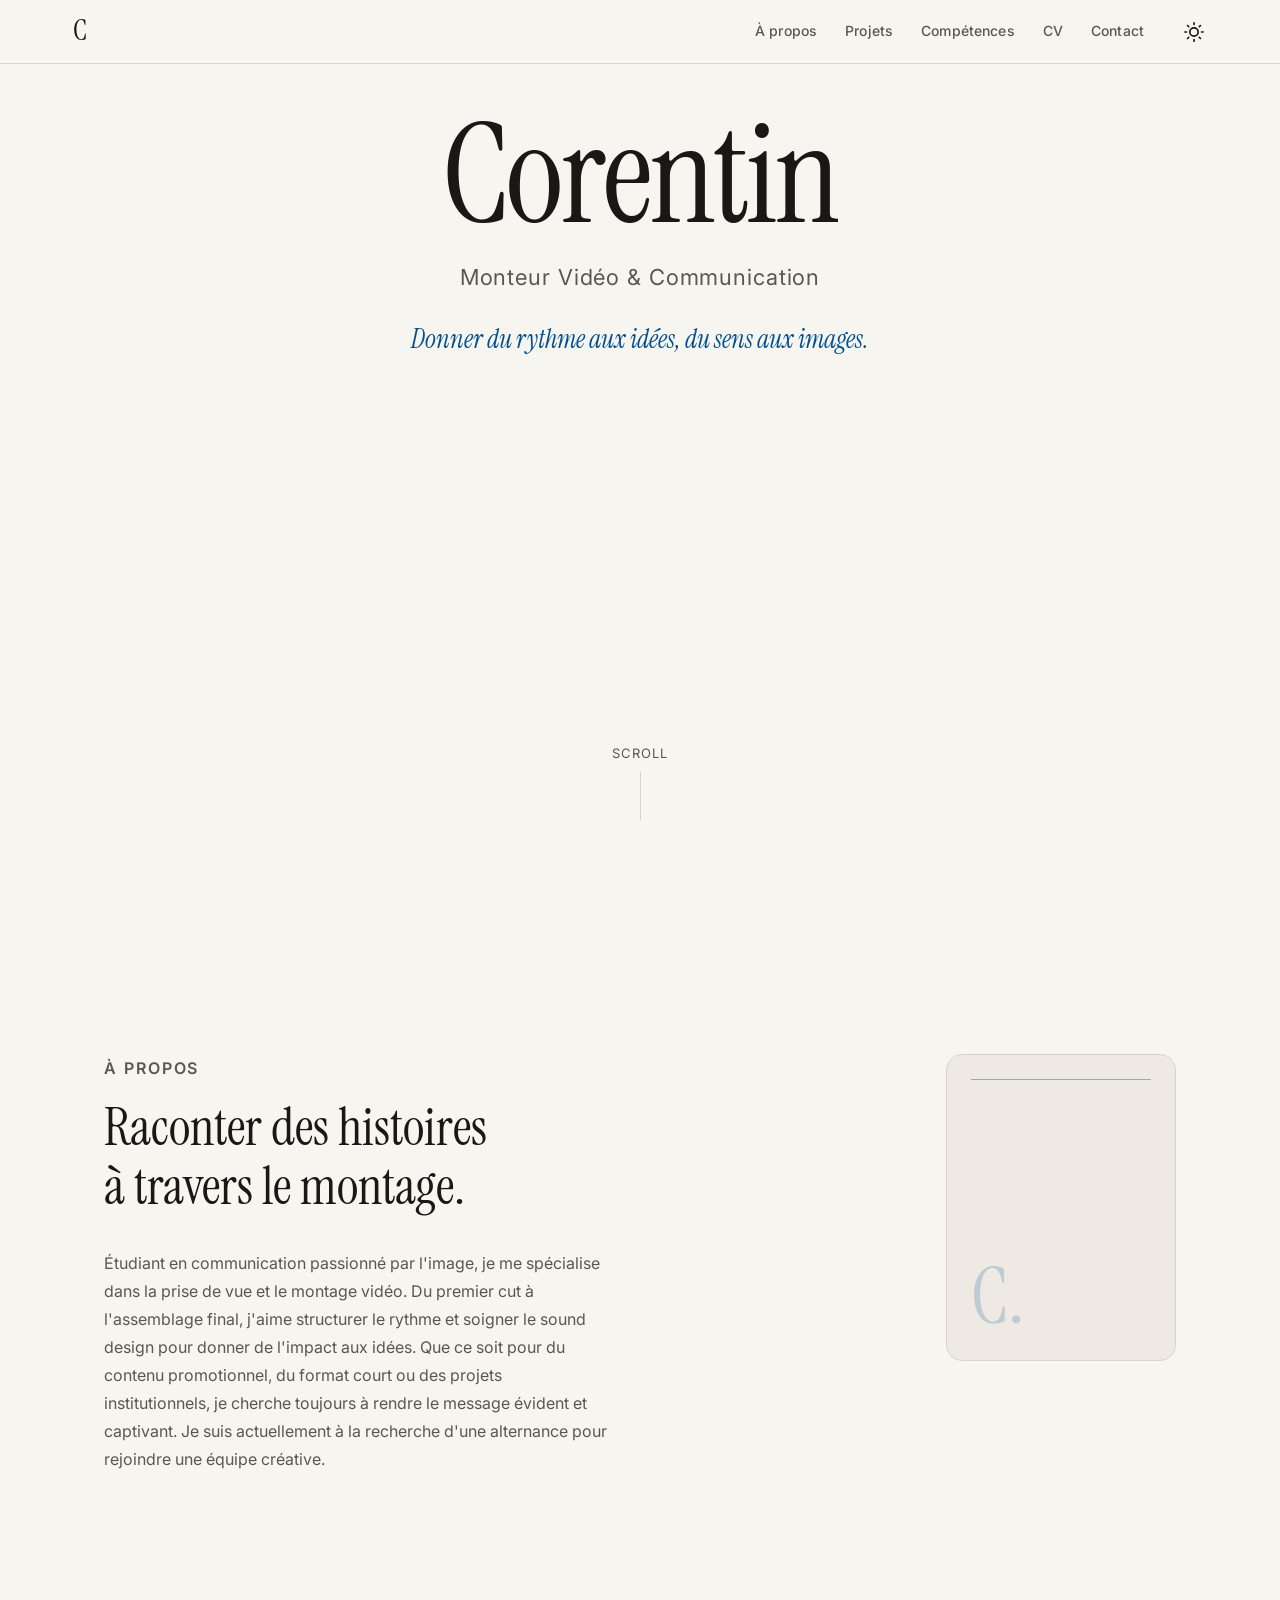
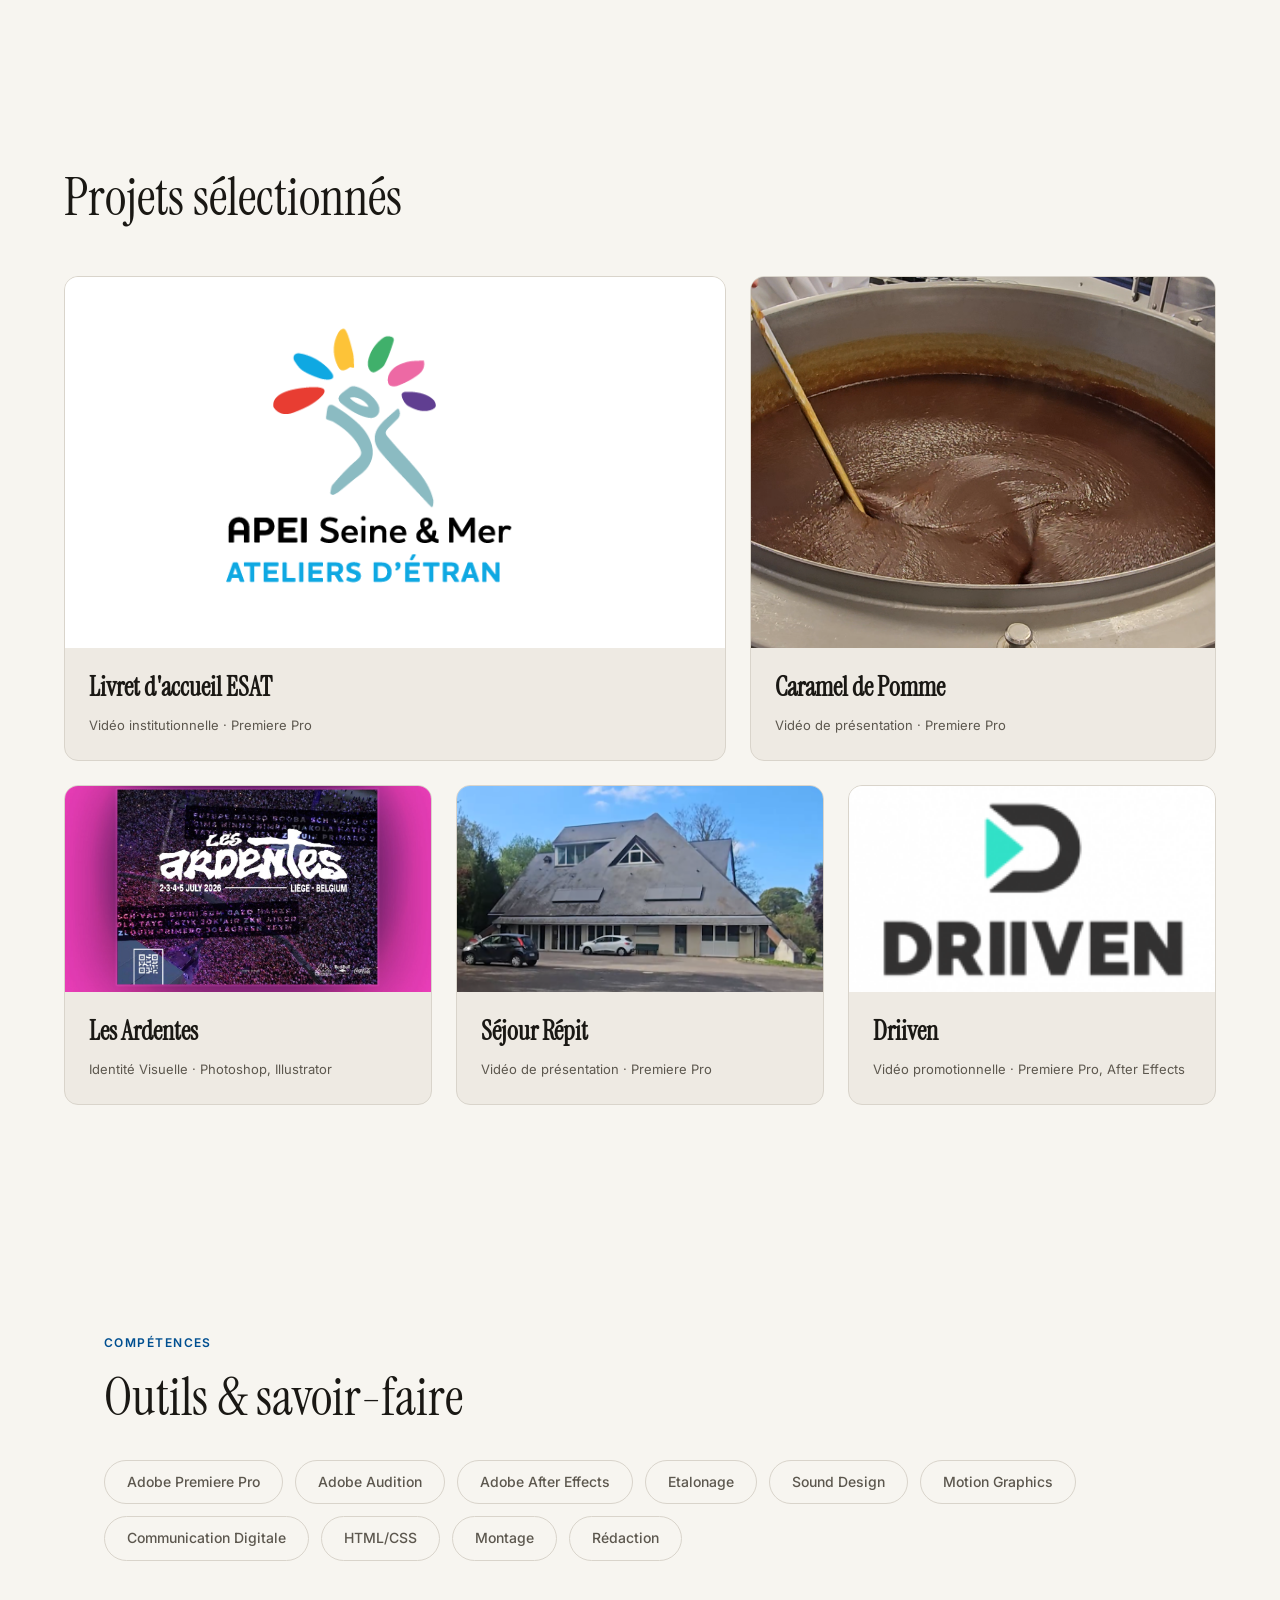
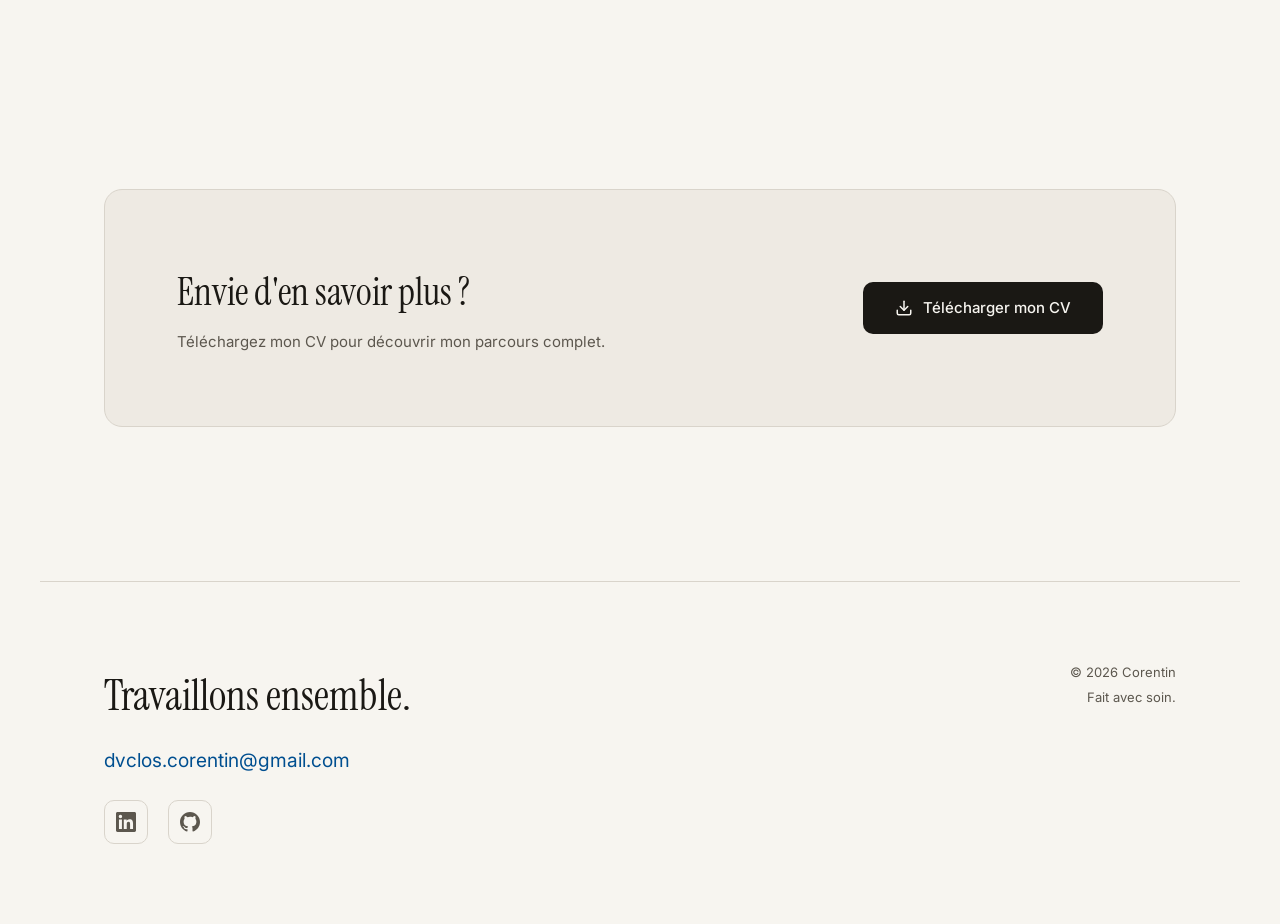
<file: index.html>
<!DOCTYPE html>
<html lang="fr">
<head>
  <meta charset="UTF-8">
  <meta name="viewport" content="width=device-width, initial-scale=1.0">
  <title>Corentin — Monteur Vidéo & Communication</title>
  <meta name="description" content="Portfolio de Corentin, monteur vidéo et étudiant en communication à la recherche d'une alternance. Montage, color grading, post-production audio.">
  <link rel="stylesheet" href="style.css">
  <link rel="icon" href="data:image/svg+xml,<svg xmlns='http://www.w3.org/2000/svg' viewBox='0 0 100 100'><text y='.9em' font-size='90'>C</text></svg>">
</head>
<body>

  <!-- ===== NAV ===== -->
  <nav class="nav" role="navigation" aria-label="Navigation principale">
    <a href="#" class="nav__logo" aria-label="Corentin — Accueil">
      <svg viewBox="0 0 100 100" xmlns="http://www.w3.org/2000/svg" aria-hidden="true">
        <text y="0.85em" x="50%" text-anchor="middle" font-size="90" font-family="var(--font-display)" fill="currentColor">C</text>
      </svg>
    </a>

    <button id="nav-burger" class="nav__burger" aria-label="Menu" aria-expanded="false" aria-controls="nav-links">
      <span></span><span></span><span></span>
    </button>

    <div id="nav-links" class="nav__links">
      <a href="#a-propos" class="nav__link">À propos</a>
      <a href="#projets" class="nav__link">Projets</a>
      <a href="#competences" class="nav__link">Compétences</a>
      <a href="#cv" class="nav__link">CV</a>
      <a href="#contact" class="nav__link">Contact</a>
      <button id="theme-toggle" class="theme-toggle" aria-label="Changer le thème">
        <svg class="icon-sun" viewBox="0 0 24 24" fill="none" stroke="currentColor" stroke-width="2" stroke-linecap="round"><circle cx="12" cy="12" r="5"/><line x1="12" y1="1" x2="12" y2="3"/><line x1="12" y1="21" x2="12" y2="23"/><line x1="4.22" y1="4.22" x2="5.64" y2="5.64"/><line x1="18.36" y1="18.36" x2="19.78" y2="19.78"/><line x1="1" y1="12" x2="3" y2="12"/><line x1="21" y1="12" x2="23" y2="12"/><line x1="4.22" y1="19.78" x2="5.64" y2="18.36"/><line x1="18.36" y1="5.64" x2="19.78" y2="4.22"/></svg>
        <svg class="icon-moon" viewBox="0 0 24 24" fill="none" stroke="currentColor" stroke-width="2" stroke-linecap="round"><path d="M21 12.79A9 9 0 1111.21 3 7 7 0 0021 12.79z"/></svg>
      </button>
    </div>
  </nav>

  <main>
    <!-- ===== HERO ===== -->
    <section class="hero" id="hero">
      <h1 class="hero__name">Corentin</h1>
      <p class="hero__title">Monteur Vidéo & Communication</p>
      <p class="hero__tagline">Donner du rythme aux idées, du sens aux images.</p>
      <div class="hero__scroll" aria-hidden="true">
        <span>Scroll</span>
        <div class="hero__scroll-line"></div>
      </div>
    </section>

    <!-- ===== À PROPOS ===== -->
    <section class="section about" id="a-propos">
      <div class="about__content">
        <div class="about__text reveal">
          <p class="section__label">À propos</p>
          <h2 class="section__heading">Raconter des histoires<br>à travers le montage.</h2>
          <p>Étudiant en communication passionné par l'image, je me spécialise dans la prise de vue et le montage vidéo. Du premier cut à l'assemblage final, j'aime structurer le rythme et soigner le sound design pour donner de l'impact aux idées. Que ce soit pour du contenu promotionnel, du format court ou des projets institutionnels, je cherche toujours à rendre le message évident et captivant. Je suis actuellement à la recherche d'une alternance pour rejoindre une équipe créative.</p>
        </div>
        <div class="about__visual reveal">
          <div class="about__accent-block">
            <span>C.</span>
          </div>
        </div>
      </div>
    </section>

    <!-- ===== PROJETS ===== -->
    <section class="section section--wide projects" id="projets">
      <p class="section__label reveal">Réalisations</p>
      <h2 class="section__heading reveal">Projets sélectionnés</h2>

      <div class="projects__grid">
        <!-- Card 1 — Large -->
        <a href="projects/livret-accueil.html" class="project-card reveal">
          <div class="project-card__img-wrap">
            <img src="assets/project-atelieretran.png" alt="Vidéo de présentation du Livret d'accueil — ESAT Les Ateliers d'ETran" width="800" height="450" loading="lazy" style="object-fit: contain; padding: 24px; background: #ffffff;">
            <div class="project-card__overlay">
              <p>Conception et réalisation d'une version vidéo accessible (FALC) du livret d'accueil pour les nouveaux travailleurs de l'ESAT Les Ateliers d'ETran.</p>
            </div>
          </div>
          <div class="project-card__body">
            <h3 class="project-card__title">Livret d'accueil ESAT</h3>
            <p class="project-card__meta">Vidéo institutionnelle · Premiere Pro</p>
          </div>
        </a>

        <!-- Card 2 -->
        <a href="projects/caramel-pomme.html" class="project-card reveal">
          <div class="project-card__img-wrap">
            <img src="assets/project-caramel.png" alt="Image de la vidéo Caramel de Pomme Dieppois" width="800" height="450" loading="lazy">
            <div class="project-card__overlay">
              <p>Vidéo promotionnelle réalisée pour les Ateliers d'Etran afin de valoriser le savoir-faire artisanal de la fabrication du Caramel de Pomme Dieppois.</p>
            </div>
          </div>
          <div class="project-card__body">
            <h3 class="project-card__title">Caramel de Pomme</h3>
            <p class="project-card__meta">Vidéo de présentation · Premiere Pro</p>
          </div>
        </a>

        <!-- Card 3 -->
        <a href="projects/les-ardentes.html" class="project-card reveal">
          <div class="project-card__img-wrap">
            <img src="assets/project-ardentes-affiche.jpg" alt="Image de la campagne Les Ardentes 2026" width="800" height="450" loading="lazy">
            <div class="project-card__overlay">
              <p>Campagne de communication fictive pour l'édition 2026 du festival de musique Les Ardentes. Conception de l'affiche, du ticket physique premium et de l'invitation exclusive.</p>
            </div>
          </div>
          <div class="project-card__body">
            <h3 class="project-card__title">Les Ardentes</h3>
            <p class="project-card__meta">Identité Visuelle · Photoshop, Illustrator</p>
          </div>
        </a>

        <!-- Card 4 -->
        

        <a href="projects/sejour-repit.html" class="project-card reveal">
          <div class="project-card__img-wrap">
            <img src="assets/project-repit.png" alt="Image de la vidéo de présentation Séjour Répit" width="800" height="450" loading="lazy">
            <div class="project-card__overlay">
              <p>Vidéo de présentation réalisée pour l'APEI Seine et Mer afin de promouvoir le programme du Séjour Répit auprès des familles et du secteur sanitaire dieppois.</p>
            </div>
          </div>
          <div class="project-card__body">
            <h3 class="project-card__title">Séjour Répit</h3>
            <p class="project-card__meta">Vidéo de présentation · Premiere Pro</p>
          </div>
        </a>

        <!-- Card 5 -->
        <a href="projects/driiven.html" class="project-card reveal">
          <div class="project-card__img-wrap">
            <img src="assets/project-driiven-v2.png" alt="Vidéo de présentation Driiven" width="800" height="450" loading="lazy">
            <div class="project-card__overlay">
              <p>Vidéo promotionnelle B2B présentant l'outil de capture vidéo des erreurs de conduite Driiven auprès des auto-écoles.</p>
            </div>
          </div>
          <div class="project-card__body">
            <h3 class="project-card__title">Driiven</h3>
            <p class="project-card__meta">Vidéo promotionnelle · Premiere Pro, After Effects</p>
          </div>
        </a>
      </div>

    </section>

    <!-- ===== COMPÉTENCES ===== -->
    <section class="section skills" id="competences">
      <p class="section__label reveal">Compétences</p>
      <h2 class="section__heading reveal">Outils & savoir-faire</h2>
      <div class="skills__list reveal">
        <span class="skill-pill">Adobe Premiere Pro</span>
        <span class="skill-pill">Adobe Audition</span>
        <span class="skill-pill">Adobe After Effects</span>
        <span class="skill-pill">Etalonage</span>
        <span class="skill-pill">Sound Design</span>
        <span class="skill-pill">Motion Graphics</span>
        <span class="skill-pill">Communication Digitale</span>
        <span class="skill-pill">HTML/CSS</span>
        <span class="skill-pill">Montage</span>
        <span class="skill-pill">Rédaction</span>
      </div>
    </section>

    <!-- ===== CV ===== -->
    <section class="section cv" id="cv">
      <div class="cv__inner reveal">
        <div class="cv__text">
          <h3>Envie d'en savoir plus ?</h3>
          <p>Téléchargez mon CV pour découvrir mon parcours complet.</p>
        </div>
        <a href="assets/Corentin.pdf" download class="cv__btn" aria-label="Télécharger le CV de Corentin au format PDF">
          <svg viewBox="0 0 24 24" fill="none" stroke="currentColor" stroke-width="2" stroke-linecap="round" stroke-linejoin="round"><path d="M21 15v4a2 2 0 01-2 2H5a2 2 0 01-2-2v-4"/><polyline points="7 10 12 15 17 10"/><line x1="12" y1="15" x2="12" y2="3"/></svg>
          Télécharger mon CV
        </a>
      </div>
    </section>
  </main>

  <!-- ===== FOOTER / CONTACT ===== -->
  <footer class="footer" id="contact">
    <div class="footer__inner">
      <div class="footer__left reveal">
        <h2>Travaillons ensemble.</h2>
        <a href="mailto:dvclos.corentin@gmail.com" class="footer__email">dvclos.corentin@gmail.com</a>
        <div class="footer__links">
          <a href="https://www.linkedin.com/in/corentin-duclos/" target="_blank" rel="noopener noreferrer" class="footer__link" aria-label="LinkedIn de Corentin">
            <svg viewBox="0 0 24 24" fill="currentColor"><path d="M20.447 20.452h-3.554v-5.569c0-1.328-.027-3.037-1.852-3.037-1.853 0-2.136 1.445-2.136 2.939v5.667H9.351V9h3.414v1.561h.046c.477-.9 1.637-1.85 3.37-1.85 3.601 0 4.267 2.37 4.267 5.455v6.286zM5.337 7.433a2.062 2.062 0 01-2.063-2.065 2.064 2.064 0 112.063 2.065zm1.782 13.019H3.555V9h3.564v11.452zM22.225 0H1.771C.792 0 0 .774 0 1.729v20.542C0 23.227.792 24 1.771 24h20.451C23.2 24 24 23.227 24 22.271V1.729C24 .774 23.2 0 22.222 0h.003z"/></svg>
          </a>
          <a href="https://github.com/DuclosCorentin" target="_blank" rel="noopener noreferrer" class="footer__link" aria-label="GitHub de Corentin">
            <svg viewBox="0 0 24 24" fill="currentColor"><path d="M12 0C5.374 0 0 5.373 0 12c0 5.302 3.438 9.8 8.207 11.387.599.111.793-.261.793-.577v-2.234c-3.338.726-4.033-1.416-4.033-1.416-.546-1.387-1.333-1.756-1.333-1.756-1.089-.745.083-.729.083-.729 1.205.084 1.839 1.237 1.839 1.237 1.07 1.834 2.807 1.304 3.492.997.107-.775.418-1.305.762-1.604-2.665-.305-5.467-1.334-5.467-5.931 0-1.311.469-2.381 1.236-3.221-.124-.303-.535-1.524.117-3.176 0 0 1.008-.322 3.301 1.23A11.509 11.509 0 0112 5.803c1.02.005 2.047.138 3.006.404 2.291-1.552 3.297-1.23 3.297-1.23.653 1.653.242 2.874.118 3.176.77.84 1.235 1.911 1.235 3.221 0 4.609-2.807 5.624-5.479 5.921.43.372.823 1.102.823 2.222v3.293c0 .319.192.694.801.576C20.566 21.797 24 17.3 24 12c0-6.627-5.373-12-12-12z"/></svg>
          </a>
        </div>
      </div>
      <div class="footer__right reveal">
        <p>© 2026 Corentin</p>
        <p>Fait avec soin.</p>
      </div>
    </div>
  </footer>

  <script src="script.js"></script>
</body>
</html>
</file>
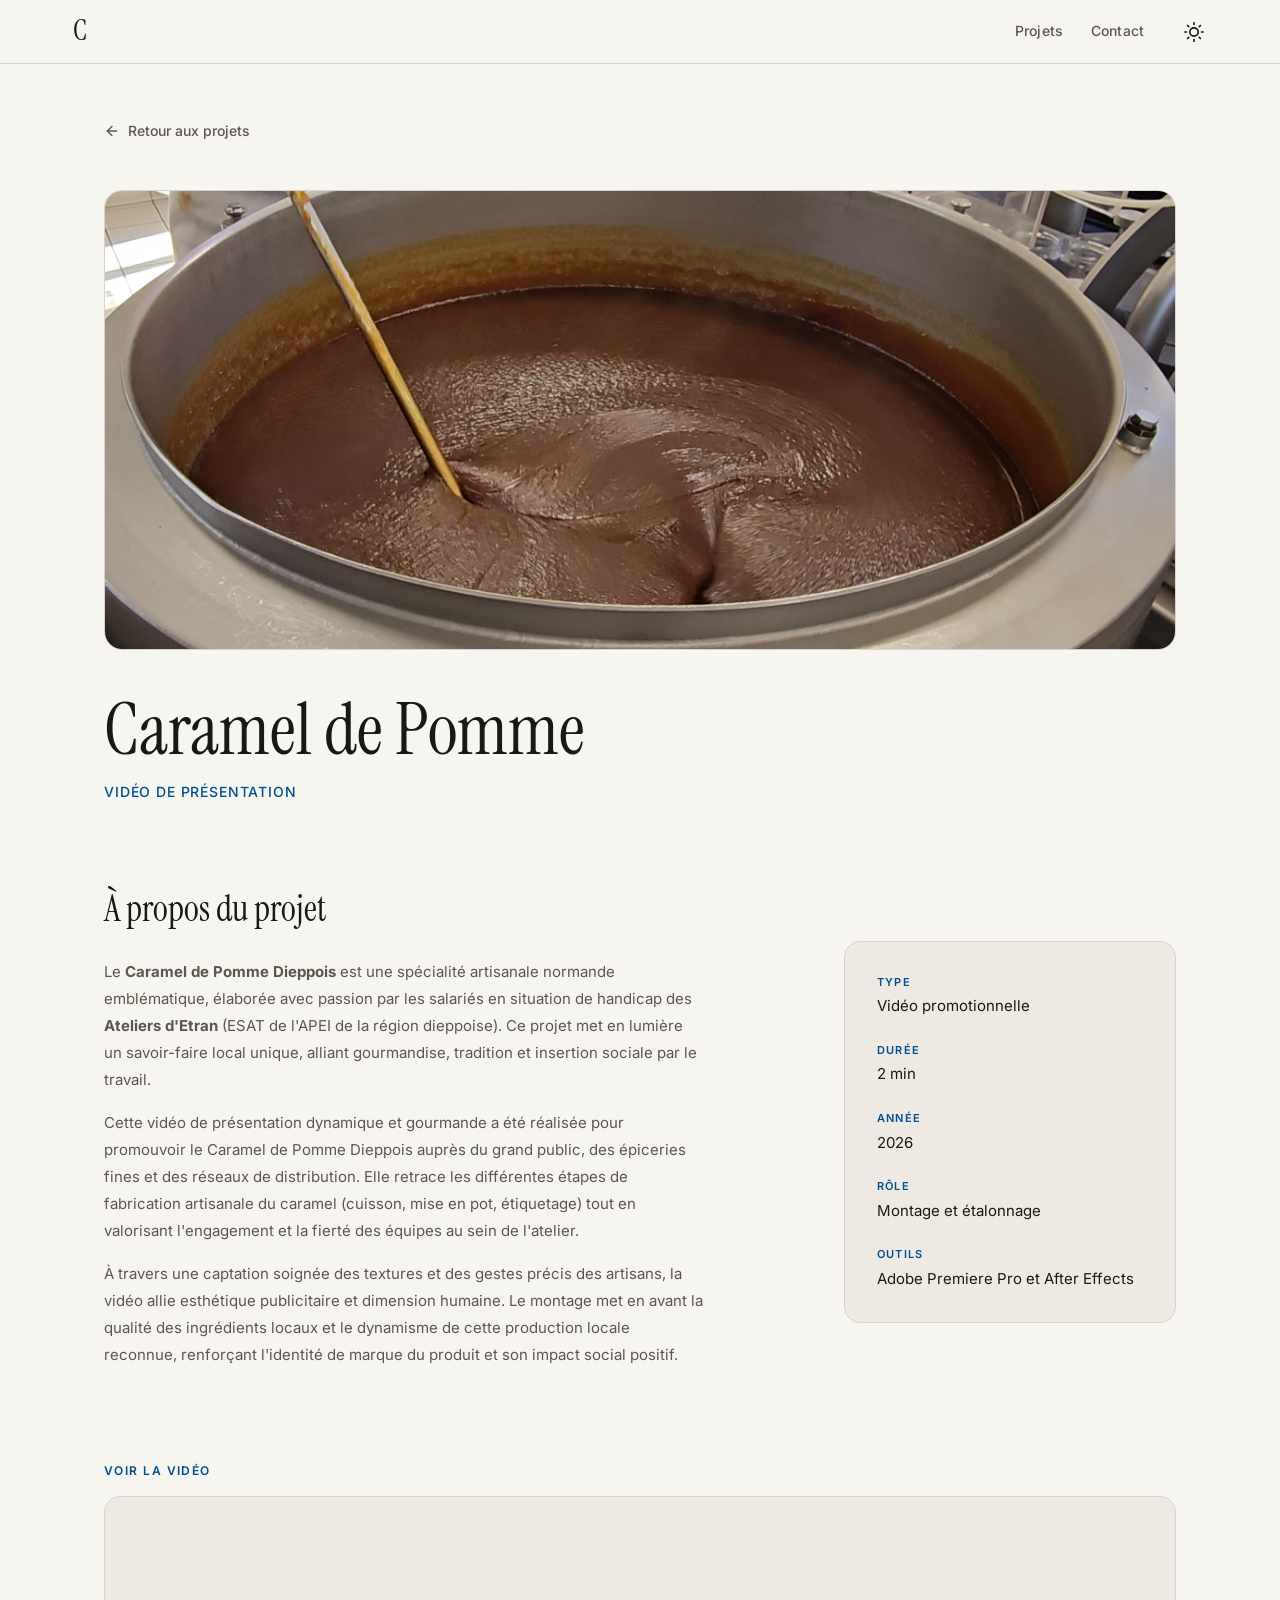
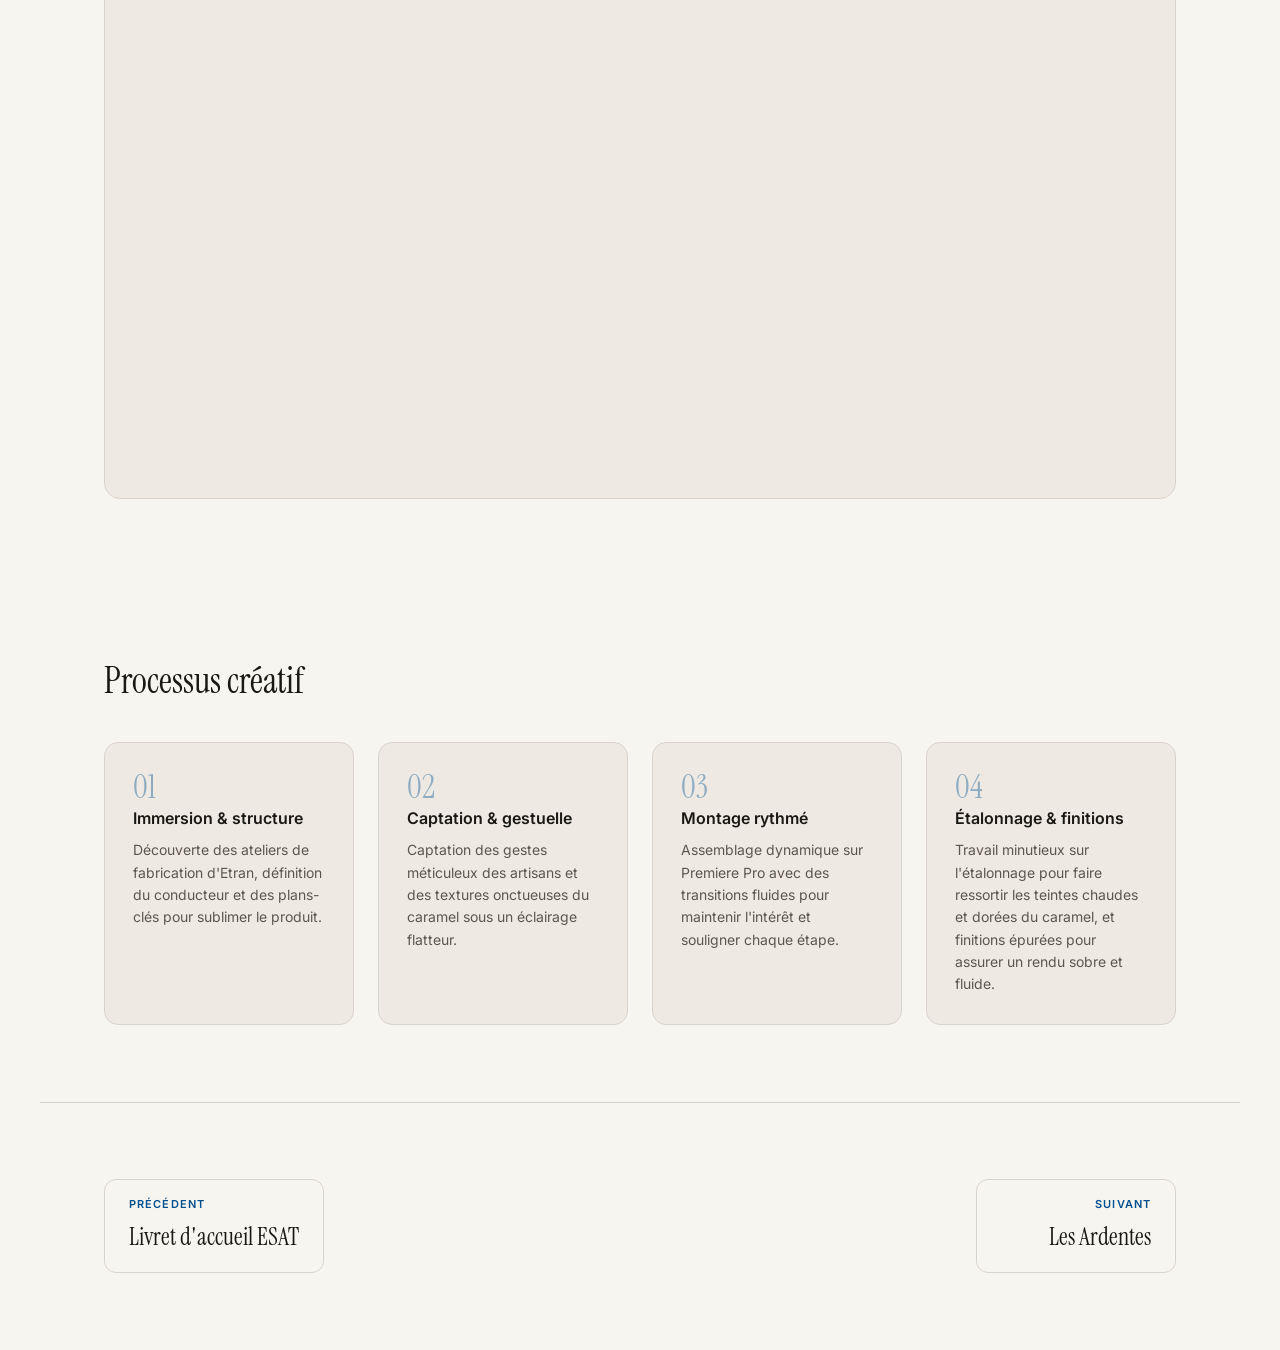
<file: projects/caramel-pomme.html>
<!DOCTYPE html>
<html lang="fr">
<head>
  <meta charset="UTF-8">
  <meta name="viewport" content="width=device-width, initial-scale=1.0">
  <title>Caramel de Pomme Dieppois — Corentin</title>
  <meta name="description" content="Vidéo de présentation du Caramel de Pomme Dieppois, une délicieuse spécialité artisanale normande fabriquée par les Ateliers d'Etran.">
  <link rel="stylesheet" href="../style.css">
</head>
<body>
  <nav class="nav" role="navigation"><a href="../index.html" class="nav__logo" aria-label="Accueil"><svg viewBox="0 0 100 100" xmlns="http://www.w3.org/2000/svg" aria-hidden="true"><text y="0.85em" x="50%" text-anchor="middle" font-size="90" font-family="var(--font-display)" fill="currentColor">C</text></svg></a><div id="nav-links" class="nav__links"><a href="../index.html#projets" class="nav__link">Projets</a><a href="../index.html#contact" class="nav__link">Contact</a><button id="theme-toggle" class="theme-toggle" aria-label="Thème"><svg class="icon-sun" viewBox="0 0 24 24" fill="none" stroke="currentColor" stroke-width="2" stroke-linecap="round"><circle cx="12" cy="12" r="5"/><line x1="12" y1="1" x2="12" y2="3"/><line x1="12" y1="21" x2="12" y2="23"/><line x1="4.22" y1="4.22" x2="5.64" y2="5.64"/><line x1="18.36" y1="18.36" x2="19.78" y2="19.78"/><line x1="1" y1="12" x2="3" y2="12"/><line x1="21" y1="12" x2="23" y2="12"/><line x1="4.22" y1="19.78" x2="5.64" y2="18.36"/><line x1="18.36" y1="5.64" x2="19.78" y2="4.22"/></svg><svg class="icon-moon" viewBox="0 0 24 24" fill="none" stroke="currentColor" stroke-width="2" stroke-linecap="round"><path d="M21 12.79A9 9 0 1111.21 3 7 7 0 0021 12.79z"/></svg></button></div></nav>

  <main>
    <section class="project-hero">
      <a href="../index.html#projets" class="back-link reveal"><svg viewBox="0 0 24 24" fill="none" stroke="currentColor" stroke-width="2" stroke-linecap="round"><line x1="19" y1="12" x2="5" y2="12"/><polyline points="12 19 5 12 12 5"/></svg>Retour aux projets</a>
      <img src="../assets/project-caramel.png" alt="Caramel de Pomme Dieppois — Les Ateliers d'Etran" width="1200" height="514" loading="eager" class="project-hero__banner">
      <h1 class="project-hero__title reveal">Caramel de Pomme</h1>
      <p class="project-hero__type reveal">Vidéo de présentation</p>
    </section>

    <section class="project-info"><div class="project-info__grid">
      <div class="project-info__description reveal">
        <h2>À propos du projet</h2>
        <p>Le <strong>Caramel de Pomme Dieppois</strong> est une spécialité artisanale normande emblématique, élaborée avec passion par les salariés en situation de handicap des <strong>Ateliers d'Etran</strong> (ESAT de l'APEI de la région dieppoise). Ce projet met en lumière un savoir-faire local unique, alliant gourmandise, tradition et insertion sociale par le travail.</p>
        <p>Cette vidéo de présentation dynamique et gourmande a été réalisée pour promouvoir le Caramel de Pomme Dieppois auprès du grand public, des épiceries fines et des réseaux de distribution. Elle retrace les différentes étapes de fabrication artisanale du caramel (cuisson, mise en pot, étiquetage) tout en valorisant l'engagement et la fierté des équipes au sein de l'atelier.</p>
        <p>À travers une captation soignée des textures et des gestes précis des artisans, la vidéo allie esthétique publicitaire et dimension humaine. Le montage met en avant la qualité des ingrédients locaux et le dynamisme de cette production locale reconnue, renforçant l'identité de marque du produit et son impact social positif.</p>
      </div>
      <aside class="project-meta reveal">
        <div class="project-meta__item"><span class="project-meta__label">Type</span><span class="project-meta__value">Vidéo promotionnelle</span></div>
        <div class="project-meta__item"><span class="project-meta__label">Durée</span><span class="project-meta__value">2 min</span></div>
        <div class="project-meta__item"><span class="project-meta__label">Année</span><span class="project-meta__value">2026</span></div>
        <div class="project-meta__item"><span class="project-meta__label">Rôle</span><span class="project-meta__value">Montage et étalonnage</span></div>
        <div class="project-meta__item"><span class="project-meta__label">Outils</span><span class="project-meta__value">Adobe Premiere Pro et After Effects</span></div>
      </aside>
    </div></section>

    <section class="project-video reveal">
      <p class="project-video__label">Voir la vidéo</p>
      <div class="project-video__wrap">
        <iframe src="https://www.youtube-nocookie.com/embed/gTMYXnRG4qY" frameborder="0" allow="accelerometer; autoplay; clipboard-write; encrypted-media; gyroscope; picture-in-picture; web-share" referrerpolicy="strict-origin-when-cross-origin" allowfullscreen></iframe>
      </div>
    </section>

    <section class="project-process reveal"><h2>Processus créatif</h2><div class="project-process__steps">
      <div class="process-step"><span class="process-step__number">01</span><h3 class="process-step__title">Immersion & structure</h3><p class="process-step__text">Découverte des ateliers de fabrication d'Etran, définition du conducteur et des plans-clés pour sublimer le produit.</p></div>
      <div class="process-step"><span class="process-step__number">02</span><h3 class="process-step__title">Captation & gestuelle</h3><p class="process-step__text">Captation des gestes méticuleux des artisans et des textures onctueuses du caramel sous un éclairage flatteur.</p></div>
      <div class="process-step"><span class="process-step__number">03</span><h3 class="process-step__title">Montage rythmé</h3><p class="process-step__text">Assemblage dynamique sur Premiere Pro avec des transitions fluides pour maintenir l'intérêt et souligner chaque étape.</p></div>
      <div class="process-step"><span class="process-step__number">04</span><h3 class="process-step__title">Étalonnage & finitions</h3><p class="process-step__text">Travail minutieux sur l'étalonnage pour faire ressortir les teintes chaudes et dorées du caramel, et finitions épurées pour assurer un rendu sobre et fluide.</p></div>
    </div></section>

    <nav class="project-nav" aria-label="Navigation entre projets"><div class="project-nav__inner">
      <a href="livret-accueil.html" class="project-nav__link"><span class="project-nav__link-label">Précédent</span><span class="project-nav__link-title">Livret d'accueil ESAT</span></a>
      <a href="les-ardentes.html" class="project-nav__link project-nav__link--next"><span class="project-nav__link-label">Suivant</span><span class="project-nav__link-title">Les Ardentes</span></a>
    </div></nav>
  </main>
  <script src="../script.js"></script>
</body>
</html>
</file>
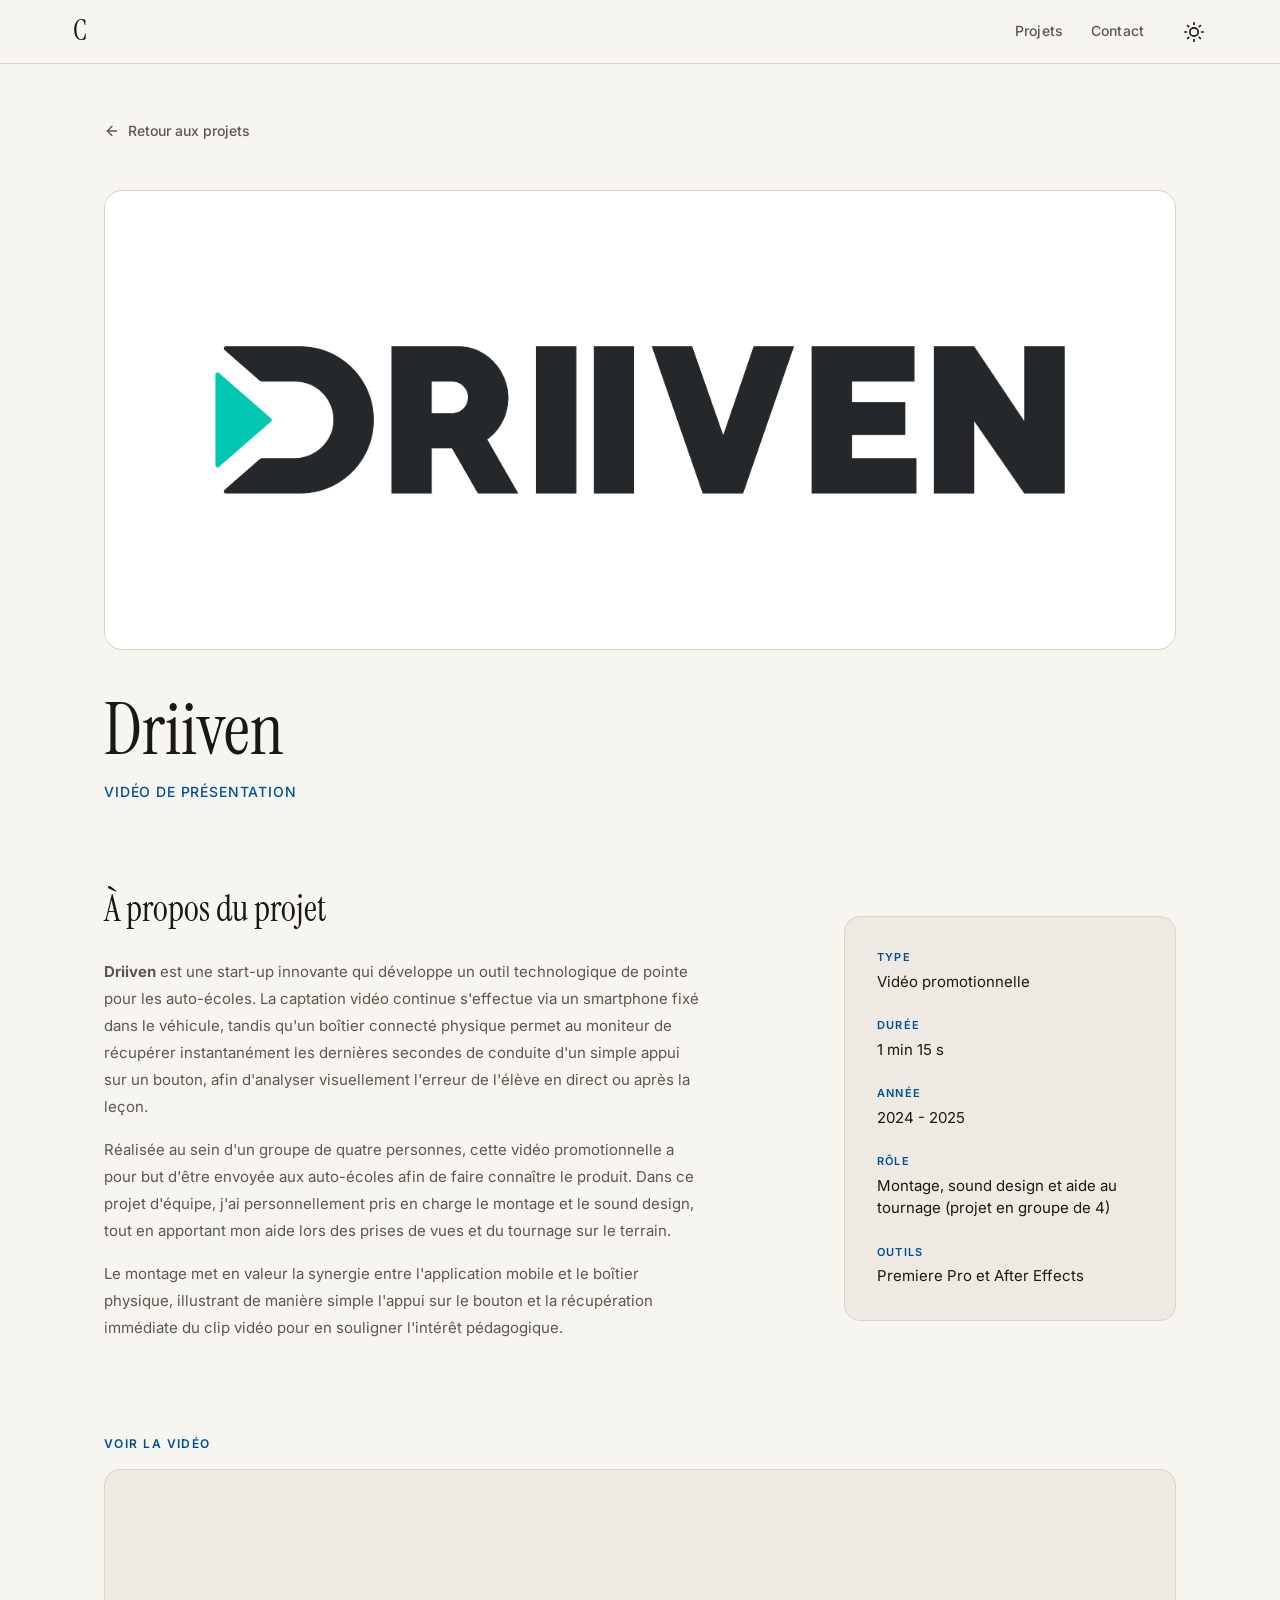
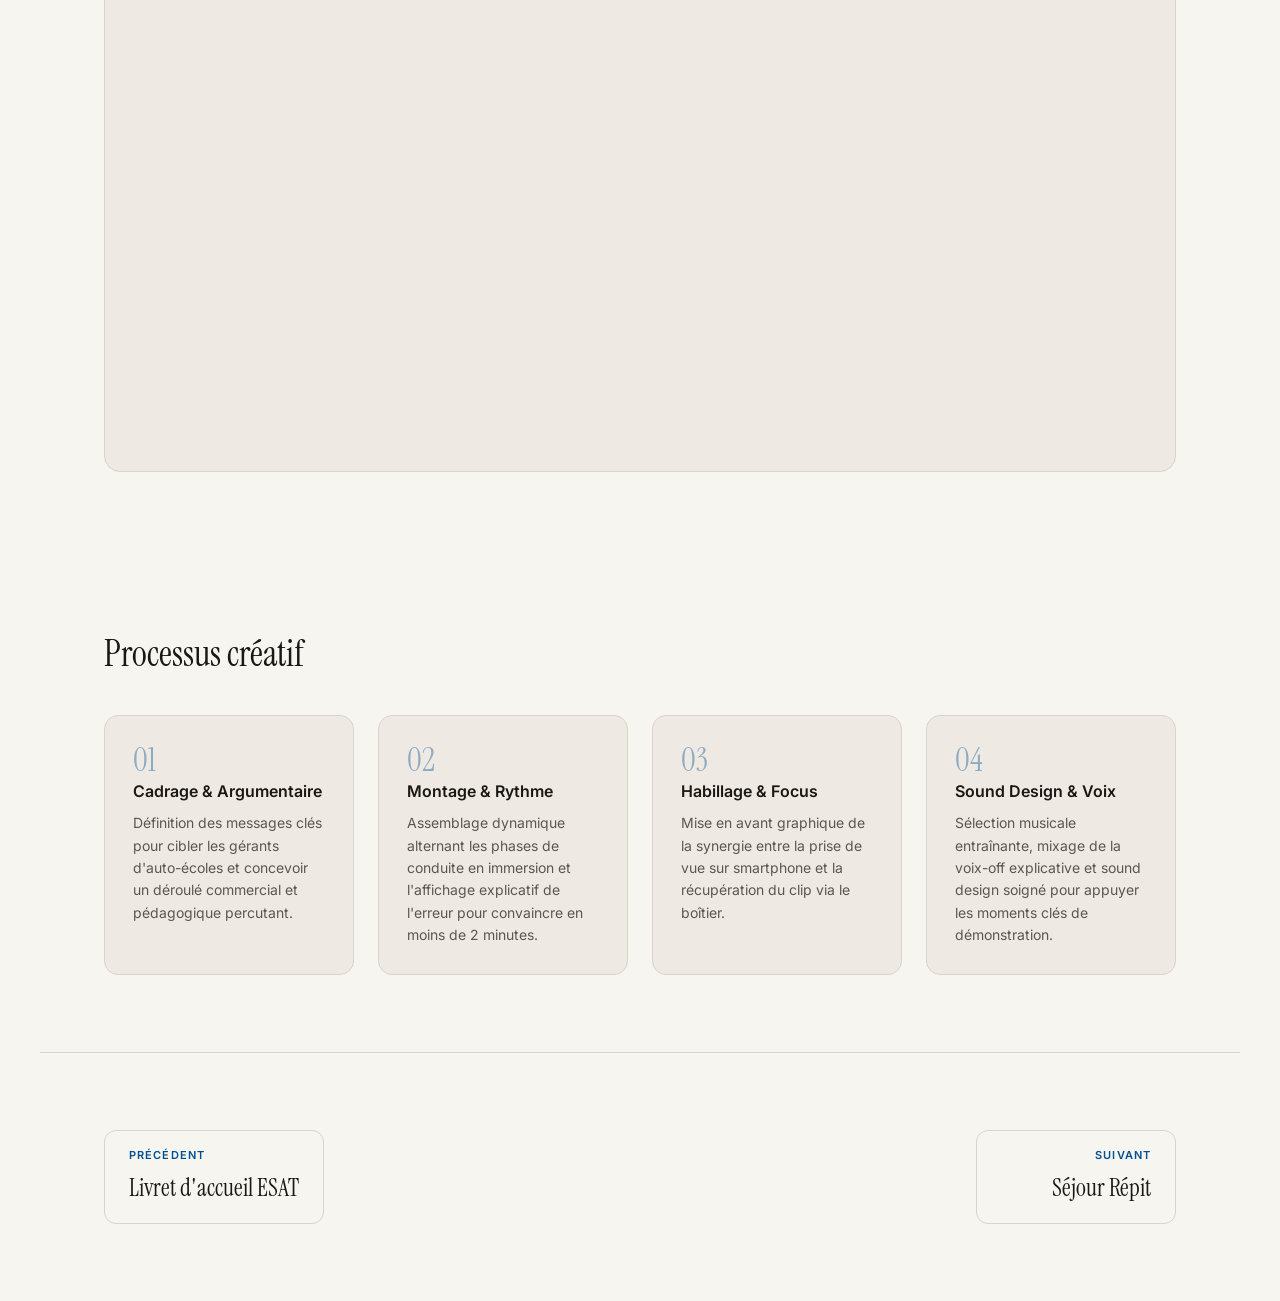
<file: projects/driiven.html>
<!DOCTYPE html>
<html lang="fr">
<head>
  <meta charset="UTF-8">
  <meta name="viewport" content="width=device-width, initial-scale=1.0">
  <title>Driiven — Corentin</title>
  <meta name="description" content="Montage et réalisation de la vidéo de présentation officielle de Driiven, valorisant leurs solutions innovantes de mobilité B2B.">
  <link rel="stylesheet" href="../style.css">
</head>
<body>
  <nav class="nav" role="navigation"><a href="../index.html" class="nav__logo" aria-label="Accueil"><svg viewBox="0 0 100 100" xmlns="http://www.w3.org/2000/svg" aria-hidden="true"><text y="0.85em" x="50%" text-anchor="middle" font-size="90" font-family="var(--font-display)" fill="currentColor">C</text></svg></a><div id="nav-links" class="nav__links"><a href="../index.html#projets" class="nav__link">Projets</a><a href="../index.html#contact" class="nav__link">Contact</a><button id="theme-toggle" class="theme-toggle" aria-label="Thème"><svg class="icon-sun" viewBox="0 0 24 24" fill="none" stroke="currentColor" stroke-width="2" stroke-linecap="round"><circle cx="12" cy="12" r="5"/><line x1="12" y1="1" x2="12" y2="3"/><line x1="12" y1="21" x2="12" y2="23"/><line x1="4.22" y1="4.22" x2="5.64" y2="5.64"/><line x1="18.36" y1="18.36" x2="19.78" y2="19.78"/><line x1="1" y1="12" x2="3" y2="12"/><line x1="21" y1="12" x2="23" y2="12"/><line x1="4.22" y1="19.78" x2="5.64" y2="18.36"/><line x1="18.36" y1="5.64" x2="19.78" y2="4.22"/></svg><svg class="icon-moon" viewBox="0 0 24 24" fill="none" stroke="currentColor" stroke-width="2" stroke-linecap="round"><path d="M21 12.79A9 9 0 1111.21 3 7 7 0 0021 12.79z"/></svg></button></div></nav>

  <main>
    <section class="project-hero">
      <a href="../index.html#projets" class="back-link reveal"><svg viewBox="0 0 24 24" fill="none" stroke="currentColor" stroke-width="2" stroke-linecap="round"><line x1="19" y1="12" x2="5" y2="12"/><polyline points="12 19 5 12 12 5"/></svg>Retour aux projets</a>
      <img src="../assets/project-driiven-v3.png" alt="Vidéo de présentation Driiven" width="1200" height="514" loading="eager" class="project-hero__banner" style="object-fit: contain; padding: 40px; background: #ffffff;">
      <h1 class="project-hero__title reveal">Driiven</h1>
      <p class="project-hero__type reveal">Vidéo de présentation</p>
    </section>

    <section class="project-info"><div class="project-info__grid">
      <div class="project-info__description reveal">
        <h2>À propos du projet</h2>
        <p><strong>Driiven</strong> est une start-up innovante qui développe un outil technologique de pointe pour les auto-écoles. La captation vidéo continue s'effectue via un smartphone fixé dans le véhicule, tandis qu'un boîtier connecté physique permet au moniteur de récupérer instantanément les dernières secondes de conduite d'un simple appui sur un bouton, afin d'analyser visuellement l'erreur de l'élève en direct ou après la leçon.</p>
        <p>Réalisée au sein d'un groupe de quatre personnes, cette vidéo promotionnelle a pour but d'être envoyée aux auto-écoles afin de faire connaître le produit. Dans ce projet d'équipe, j'ai personnellement pris en charge le montage et le sound design, tout en apportant mon aide lors des prises de vues et du tournage sur le terrain.</p>
        <p>Le montage met en valeur la synergie entre l'application mobile et le boîtier physique, illustrant de manière simple l'appui sur le bouton et la récupération immédiate du clip vidéo pour en souligner l'intérêt pédagogique.</p>
      </div>
      <aside class="project-meta reveal">
        <div class="project-meta__item"><span class="project-meta__label">Type</span><span class="project-meta__value">Vidéo promotionnelle</span></div>
        <div class="project-meta__item"><span class="project-meta__label">Durée</span><span class="project-meta__value">1 min 15 s</span></div>
        <div class="project-meta__item"><span class="project-meta__label">Année</span><span class="project-meta__value">2024 - 2025</span></div>
        <div class="project-meta__item"><span class="project-meta__label">Rôle</span><span class="project-meta__value">Montage, sound design et aide au tournage (projet en groupe de 4)</span></div>
        <div class="project-meta__item"><span class="project-meta__label">Outils</span><span class="project-meta__value">Premiere Pro et After Effects</span></div>
      </aside>
    </div></section>

    <section class="project-video reveal">
      <p class="project-video__label">Voir la vidéo</p>
      <div class="project-video__wrap">
        <iframe src="https://www.youtube.com/embed/Ea4RXVG9Bdg" frameborder="0" allow="accelerometer; autoplay; clipboard-write; encrypted-media; gyroscope; picture-in-picture; web-share" referrerpolicy="strict-origin-when-cross-origin" allowfullscreen></iframe>
      </div>
    </section>

    <section class="project-process reveal"><h2>Processus créatif</h2><div class="project-process__steps">
      <div class="process-step"><span class="process-step__number">01</span><h3 class="process-step__title">Cadrage & Argumentaire</h3><p class="process-step__text">Définition des messages clés pour cibler les gérants d'auto-écoles et concevoir un déroulé commercial et pédagogique percutant.</p></div>
      <div class="process-step"><span class="process-step__number">02</span><h3 class="process-step__title">Montage & Rythme</h3><p class="process-step__text">Assemblage dynamique alternant les phases de conduite en immersion et l'affichage explicatif de l'erreur pour convaincre en moins de 2 minutes.</p></div>
      <div class="process-step"><span class="process-step__number">03</span><h3 class="process-step__title">Habillage & Focus</h3><p class="process-step__text">Mise en avant graphique de la synergie entre la prise de vue sur smartphone et la récupération du clip via le boîtier.</p></div>
      <div class="process-step"><span class="process-step__number">04</span><h3 class="process-step__title">Sound Design & Voix</h3><p class="process-step__text">Sélection musicale entraînante, mixage de la voix-off explicative et sound design soigné pour appuyer les moments clés de démonstration.</p></div>
    </div></section>

    <nav class="project-nav" aria-label="Navigation entre projets"><div class="project-nav__inner">
      <a href="livret-accueil.html" class="project-nav__link"><span class="project-nav__link-label">Précédent</span><span class="project-nav__link-title">Livret d'accueil ESAT</span></a>
      <a href="sejour-repit.html" class="project-nav__link project-nav__link--next"><span class="project-nav__link-label">Suivant</span><span class="project-nav__link-title">Séjour Répit</span></a>
    </div></nav>
  </main>
  <script src="../script.js"></script>
</body>
</html>
</file>
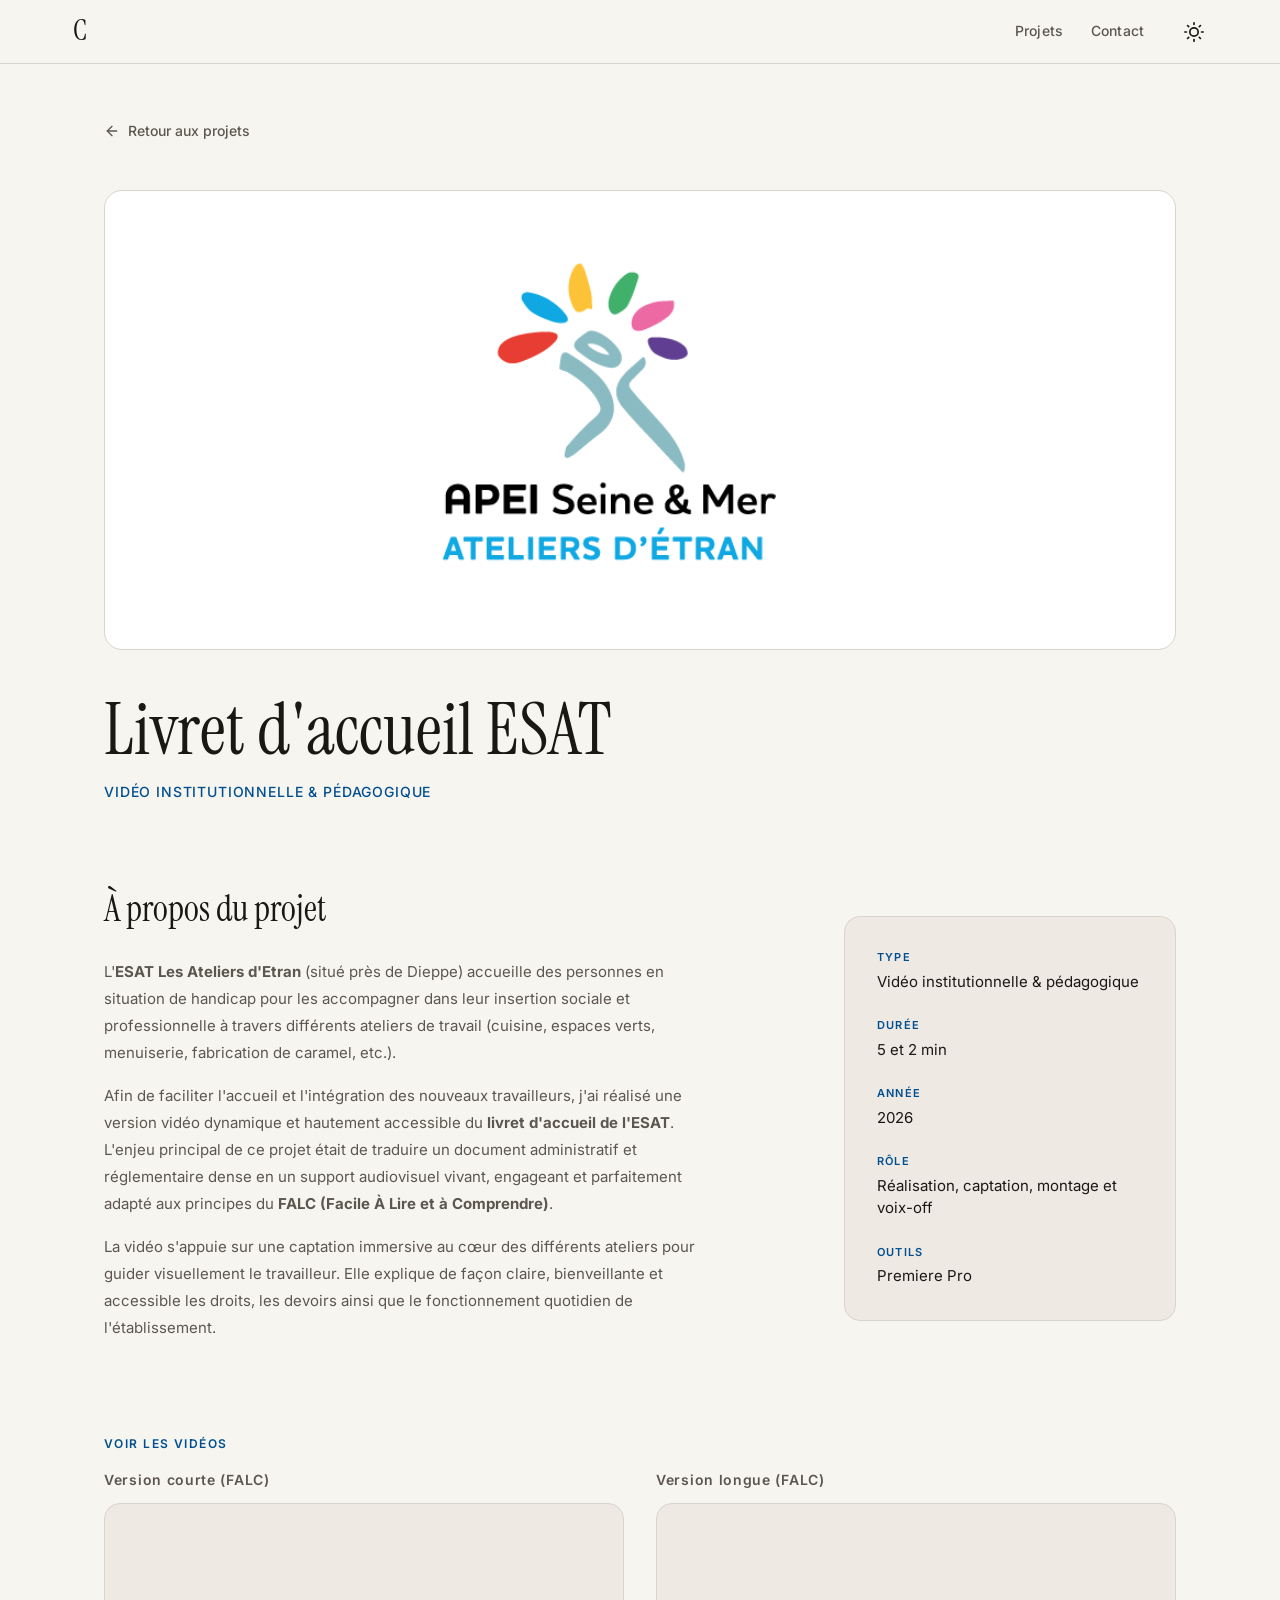
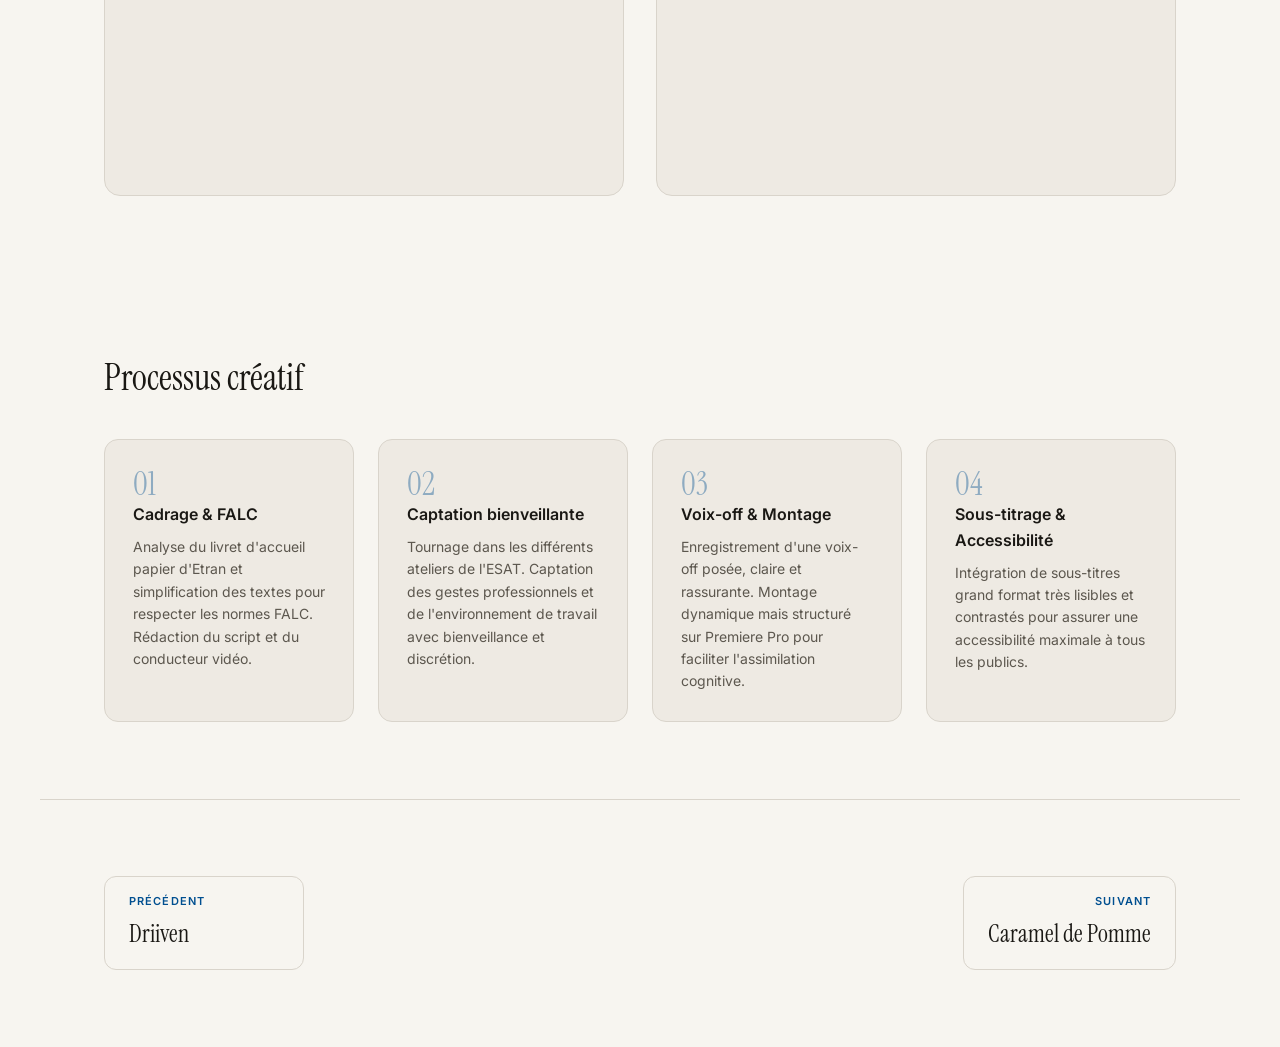
<file: projects/livret-accueil.html>
<!DOCTYPE html>
<html lang="fr">
<head>
  <meta charset="UTF-8">
  <meta name="viewport" content="width=device-width, initial-scale=1.0">
  <title>Livret d'accueil ESAT — Corentin</title>
  <meta name="description" content="Conception et réalisation d'une version vidéo accessible (FALC) du livret d'accueil pour les nouveaux travailleurs de l'ESAT Les Ateliers d'Etran.">
  <link rel="stylesheet" href="../style.css">
</head>
<body>
  <nav class="nav" role="navigation"><a href="../index.html" class="nav__logo" aria-label="Accueil"><svg viewBox="0 0 100 100" xmlns="http://www.w3.org/2000/svg" aria-hidden="true"><text y="0.85em" x="50%" text-anchor="middle" font-size="90" font-family="var(--font-display)" fill="currentColor">C</text></svg></a><div id="nav-links" class="nav__links"><a href="../index.html#projets" class="nav__link">Projets</a><a href="../index.html#contact" class="nav__link">Contact</a><button id="theme-toggle" class="theme-toggle" aria-label="Thème"><svg class="icon-sun" viewBox="0 0 24 24" fill="none" stroke="currentColor" stroke-width="2" stroke-linecap="round"><circle cx="12" cy="12" r="5"/><line x1="12" y1="1" x2="12" y2="3"/><line x1="12" y1="21" x2="12" y2="23"/><line x1="4.22" y1="4.22" x2="5.64" y2="5.64"/><line x1="18.36" y1="18.36" x2="19.78" y2="19.78"/><line x1="1" y1="12" x2="3" y2="12"/><line x1="21" y1="12" x2="23" y2="12"/><line x1="4.22" y1="19.78" x2="5.64" y2="18.36"/><line x1="18.36" y1="5.64" x2="19.78" y2="4.22"/></svg><svg class="icon-moon" viewBox="0 0 24 24" fill="none" stroke="currentColor" stroke-width="2" stroke-linecap="round"><path d="M21 12.79A9 9 0 1111.21 3 7 7 0 0021 12.79z"/></svg></button></div></nav>

  <main>
    <section class="project-hero">
      <a href="../index.html#projets" class="back-link reveal"><svg viewBox="0 0 24 24" fill="none" stroke="currentColor" stroke-width="2" stroke-linecap="round"><line x1="19" y1="12" x2="5" y2="12"/><polyline points="12 19 5 12 12 5"/></svg>Retour aux projets</a>
      <img src="../assets/project-atelieretran.png" alt="Vidéo de présentation du Livret d'accueil — ESAT Les Ateliers d'Etran" width="1200" height="514" loading="eager" class="project-hero__banner" style="object-fit: contain; padding: 40px; background: #ffffff;">
      <h1 class="project-hero__title reveal">Livret d'accueil ESAT</h1>
      <p class="project-hero__type reveal">Vidéo institutionnelle & pédagogique</p>
    </section>

    <section class="project-info"><div class="project-info__grid">
      <div class="project-info__description reveal">
        <h2>À propos du projet</h2>
        <p>L'<strong>ESAT Les Ateliers d'Etran</strong> (situé près de Dieppe) accueille des personnes en situation de handicap pour les accompagner dans leur insertion sociale et professionnelle à travers différents ateliers de travail (cuisine, espaces verts, menuiserie, fabrication de caramel, etc.).</p>
        <p>Afin de faciliter l'accueil et l'intégration des nouveaux travailleurs, j'ai réalisé une version vidéo dynamique et hautement accessible du <strong>livret d'accueil de l'ESAT</strong>. L'enjeu principal de ce projet était de traduire un document administratif et réglementaire dense en un support audiovisuel vivant, engageant et parfaitement adapté aux principes du <strong>FALC (Facile À Lire et à Comprendre)</strong>.</p>
        <p>La vidéo s'appuie sur une captation immersive au cœur des différents ateliers pour guider visuellement le travailleur. Elle explique de façon claire, bienveillante et accessible les droits, les devoirs ainsi que le fonctionnement quotidien de l'établissement.</p>
      </div>
      <aside class="project-meta reveal">
        <div class="project-meta__item"><span class="project-meta__label">Type</span><span class="project-meta__value">Vidéo institutionnelle & pédagogique</span></div>
        <div class="project-meta__item"><span class="project-meta__label">Durée</span><span class="project-meta__value">5 et 2 min</span></div>
        <div class="project-meta__item"><span class="project-meta__label">Année</span><span class="project-meta__value">2026</span></div>
        <div class="project-meta__item"><span class="project-meta__label">Rôle</span><span class="project-meta__value">Réalisation, captation, montage et voix-off</span></div>
        <div class="project-meta__item"><span class="project-meta__label">Outils</span><span class="project-meta__value">Premiere Pro</span></div>
      </aside>
    </div></section>

    <section class="project-video reveal">
      <p class="project-video__label">Voir les vidéos</p>
      <div class="project-video__grid">
        <div class="project-video__item">
          <h3 class="project-video__title">Version courte (FALC)</h3>
          <div class="project-video__wrap">
            <iframe src="https://www.youtube-nocookie.com/embed/KGa7OVpPReM" frameborder="0" allow="accelerometer; autoplay; clipboard-write; encrypted-media; gyroscope; picture-in-picture; web-share" referrerpolicy="strict-origin-when-cross-origin" allowfullscreen title="ESAT Les Ateliers d'Etran - Livret d'accueil FALC (Version courte)"></iframe>
          </div>
        </div>
        <div class="project-video__item">
          <h3 class="project-video__title">Version longue (FALC)</h3>
          <div class="project-video__wrap">
            <iframe src="https://www.youtube-nocookie.com/embed/ySx2i6gOxnc" frameborder="0" allow="accelerometer; autoplay; clipboard-write; encrypted-media; gyroscope; picture-in-picture; web-share" referrerpolicy="strict-origin-when-cross-origin" allowfullscreen title="ESAT Les Ateliers d'Etran - Livret d'accueil FALC (Version longue)"></iframe>
          </div>
        </div>
      </div>
    </section>

    <section class="project-process reveal"><h2>Processus créatif</h2><div class="project-process__steps">
      <div class="process-step"><span class="process-step__number">01</span><h3 class="process-step__title">Cadrage & FALC</h3><p class="process-step__text">Analyse du livret d'accueil papier d'Etran et simplification des textes pour respecter les normes FALC. Rédaction du script et du conducteur vidéo.</p></div>
      <div class="process-step"><span class="process-step__number">02</span><h3 class="process-step__title">Captation bienveillante</h3><p class="process-step__text">Tournage dans les différents ateliers de l'ESAT. Captation des gestes professionnels et de l'environnement de travail avec bienveillance et discrétion.</p></div>
      <div class="process-step"><span class="process-step__number">03</span><h3 class="process-step__title">Voix-off & Montage</h3><p class="process-step__text">Enregistrement d'une voix-off posée, claire et rassurante. Montage dynamique mais structuré sur Premiere Pro pour faciliter l'assimilation cognitive.</p></div>
      <div class="process-step"><span class="process-step__number">04</span><h3 class="process-step__title">Sous-titrage & Accessibilité</h3><p class="process-step__text">Intégration de sous-titres grand format très lisibles et contrastés pour assurer une accessibilité maximale à tous les publics.</p></div>
    </div></section>

    <nav class="project-nav" aria-label="Navigation entre projets"><div class="project-nav__inner">
      <a href="driiven.html" class="project-nav__link"><span class="project-nav__link-label">Précédent</span><span class="project-nav__link-title">Driiven</span></a>
      <a href="caramel-pomme.html" class="project-nav__link project-nav__link--next"><span class="project-nav__link-label">Suivant</span><span class="project-nav__link-title">Caramel de Pomme</span></a>
    </div></nav>
  </main>
  <script src="../script.js"></script>
</body>
</html>
</file>
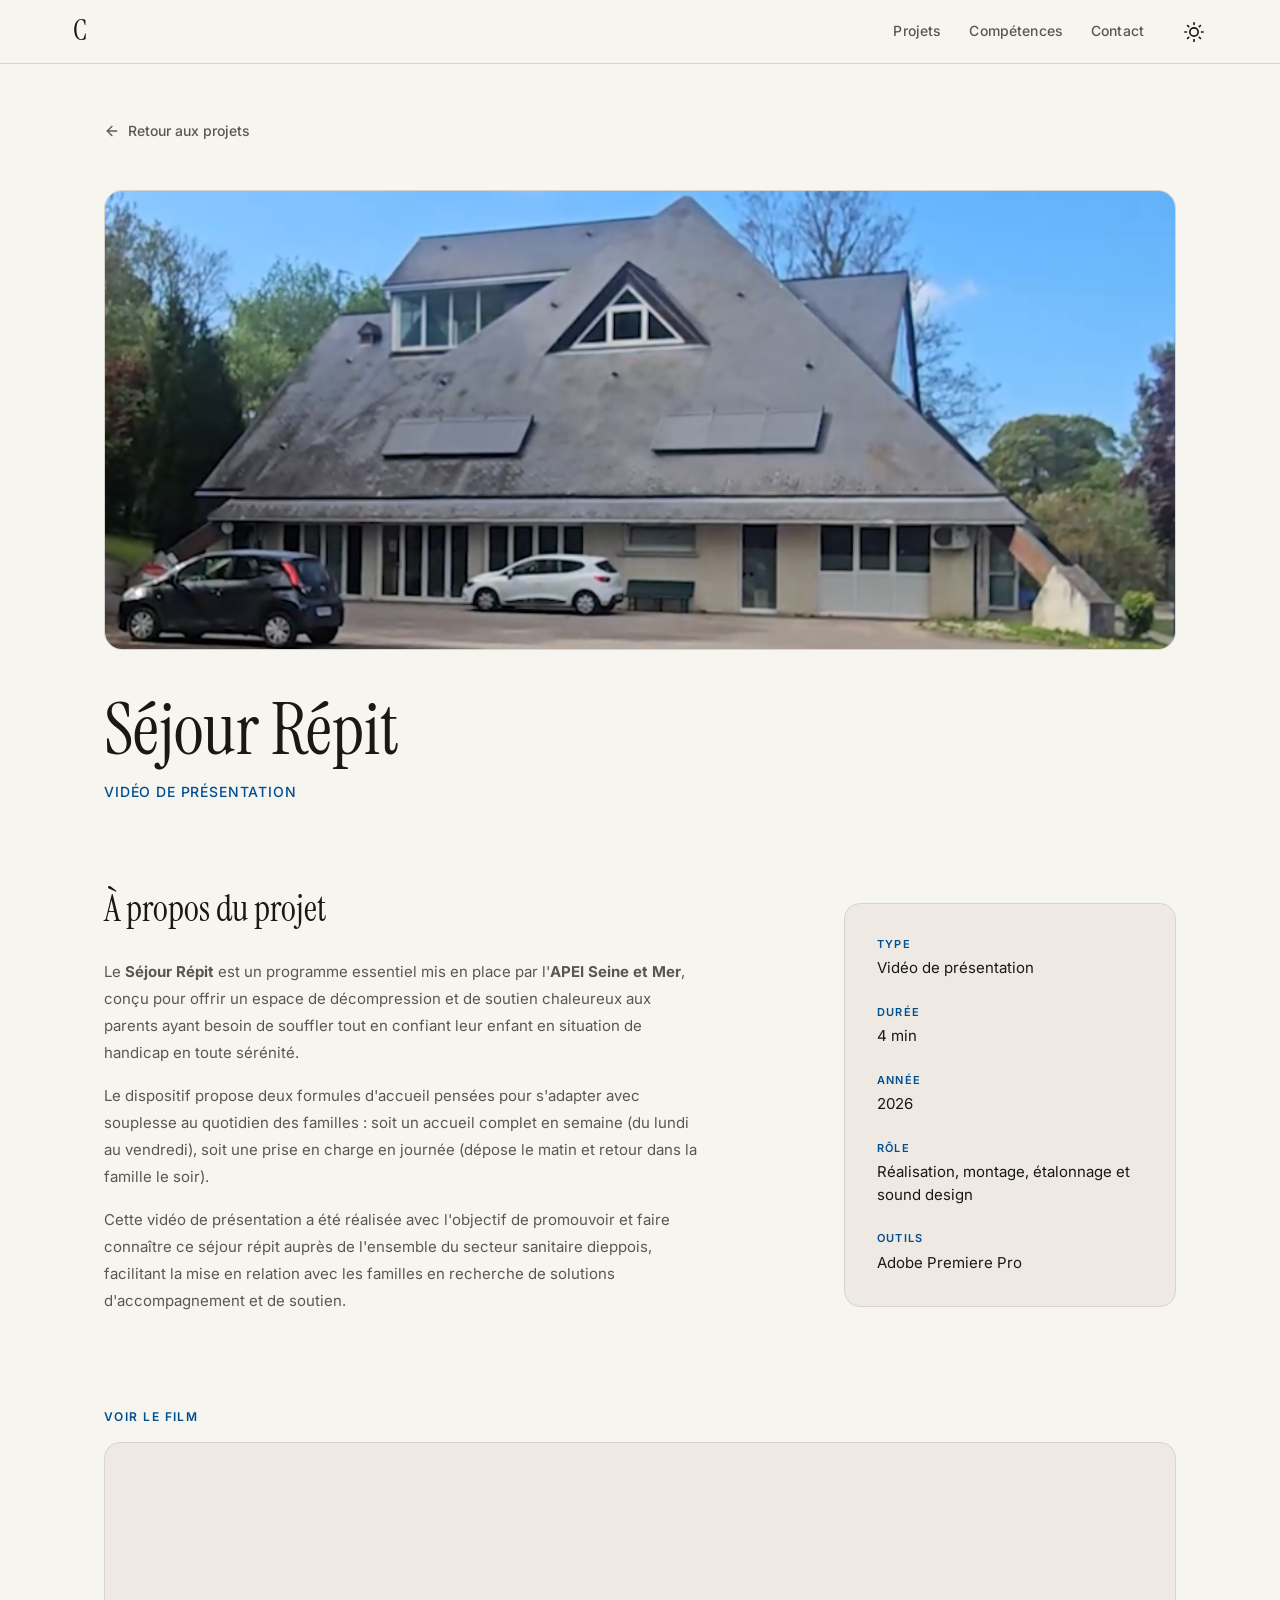
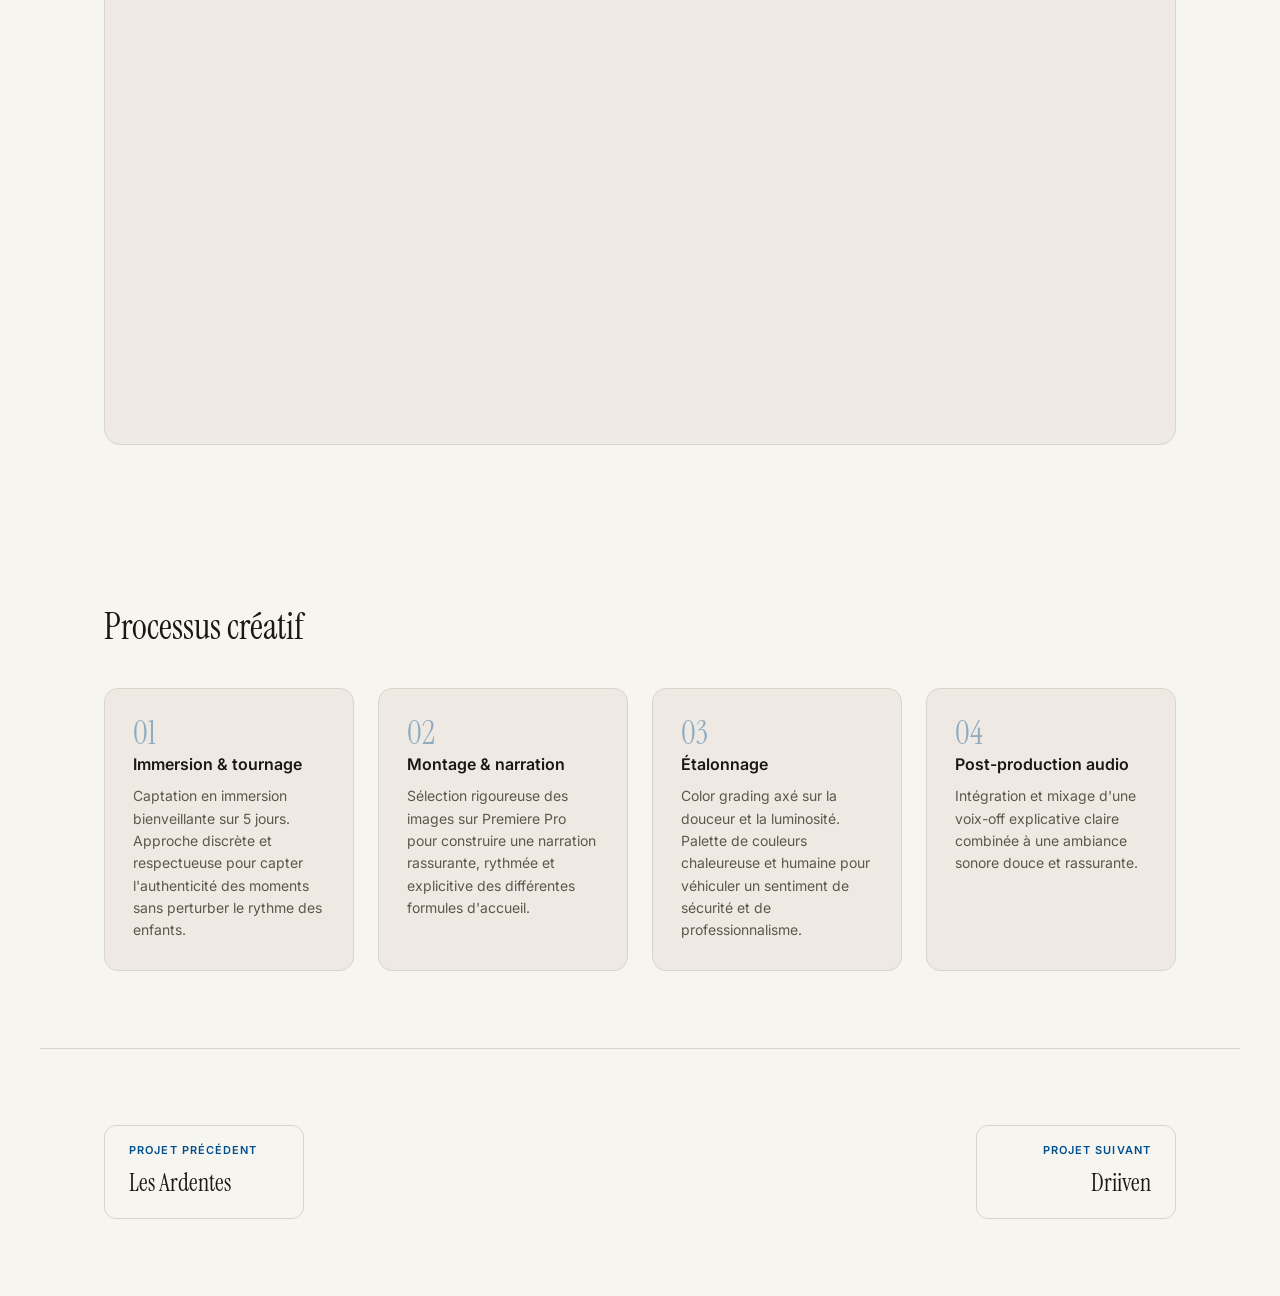
<file: projects/sejour-repit.html>
<!DOCTYPE html>
<html lang="fr">
<head>
  <meta charset="UTF-8">
  <meta name="viewport" content="width=device-width, initial-scale=1.0">
  <title>Séjour Répit — Corentin</title>
  <meta name="description" content="Vidéo de présentation du Séjour Répit, un programme d'accompagnement de l'APEI Seine et Mer pour soutenir les proches aidants dans la région de Dieppe.">
  <link rel="stylesheet" href="../style.css">
  <link rel="icon" href="data:image/svg+xml,<svg xmlns='http://www.w3.org/2000/svg' viewBox='0 0 100 100'><text y='.9em' font-size='90'>C</text></svg>">
</head>
<body>

  <!-- Nav -->
  <nav class="nav" role="navigation" aria-label="Navigation principale">
    <a href="../index.html" class="nav__logo" aria-label="Corentin — Accueil">
      <svg viewBox="0 0 100 100" xmlns="http://www.w3.org/2000/svg" aria-hidden="true">
        <text y="0.85em" x="50%" text-anchor="middle" font-size="90" font-family="var(--font-display)" fill="currentColor">C</text>
      </svg>
    </a>
    <div id="nav-links" class="nav__links">
      <a href="../index.html#projets" class="nav__link">Projets</a>
      <a href="../index.html#competences" class="nav__link">Compétences</a>
      <a href="../index.html#contact" class="nav__link">Contact</a>
      <button id="theme-toggle" class="theme-toggle" aria-label="Changer le thème">
        <svg class="icon-sun" viewBox="0 0 24 24" fill="none" stroke="currentColor" stroke-width="2" stroke-linecap="round"><circle cx="12" cy="12" r="5"/><line x1="12" y1="1" x2="12" y2="3"/><line x1="12" y1="21" x2="12" y2="23"/><line x1="4.22" y1="4.22" x2="5.64" y2="5.64"/><line x1="18.36" y1="18.36" x2="19.78" y2="19.78"/><line x1="1" y1="12" x2="3" y2="12"/><line x1="21" y1="12" x2="23" y2="12"/><line x1="4.22" y1="19.78" x2="5.64" y2="18.36"/><line x1="18.36" y1="5.64" x2="19.78" y2="4.22"/></svg>
        <svg class="icon-moon" viewBox="0 0 24 24" fill="none" stroke="currentColor" stroke-width="2" stroke-linecap="round"><path d="M21 12.79A9 9 0 1111.21 3 7 7 0 0021 12.79z"/></svg>
      </button>
    </div>
  </nav>

  <main>
    <!-- Hero -->
    <section class="project-hero">
      <a href="../index.html#projets" class="back-link reveal">
        <svg viewBox="0 0 24 24" fill="none" stroke="currentColor" stroke-width="2" stroke-linecap="round"><line x1="19" y1="12" x2="5" y2="12"/><polyline points="12 19 5 12 12 5"/></svg>
        Retour aux projets
      </a>
      <img src="../assets/project-repit.png" alt="Vidéo de présentation du Séjour Répit — APEI Seine et Mer" width="1200" height="514" loading="eager" class="project-hero__banner">
      <h1 class="project-hero__title reveal">Séjour Répit</h1>
      <p class="project-hero__type reveal">Vidéo de présentation</p>
    </section>

    <!-- Info -->
    <section class="project-info">
      <div class="project-info__grid">
        <div class="project-info__description reveal">
          <h2>À propos du projet</h2>
          <p>Le <strong>Séjour Répit</strong> est un programme essentiel mis en place par l'<strong>APEI Seine et Mer</strong>, conçu pour offrir un espace de décompression et de soutien chaleureux aux parents ayant besoin de souffler tout en confiant leur enfant en situation de handicap en toute sérénité.</p>
          <p>Le dispositif propose deux formules d'accueil pensées pour s'adapter avec souplesse au quotidien des familles : soit un accueil complet en semaine (du lundi au vendredi), soit une prise en charge en journée (dépose le matin et retour dans la famille le soir).</p>
          <p>Cette vidéo de présentation a été réalisée avec l'objectif de promouvoir et faire connaître ce séjour répit auprès de l'ensemble du secteur sanitaire dieppois, facilitant la mise en relation avec les familles en recherche de solutions d'accompagnement et de soutien.</p>
        </div>
        <aside class="project-meta reveal">
          <div class="project-meta__item">
            <span class="project-meta__label">Type</span>
            <span class="project-meta__value">Vidéo de présentation</span>
          </div>
          <div class="project-meta__item">
            <span class="project-meta__label">Durée</span>
            <span class="project-meta__value">4 min</span>
          </div>
          <div class="project-meta__item">
            <span class="project-meta__label">Année</span>
            <span class="project-meta__value">2026</span>
          </div>
          <div class="project-meta__item">
            <span class="project-meta__label">Rôle</span>
            <span class="project-meta__value">Réalisation, montage, étalonnage et sound design</span>
          </div>
          <div class="project-meta__item">
            <span class="project-meta__label">Outils</span>
            <span class="project-meta__value">Adobe Premiere Pro</span>
          </div>
        </aside>
      </div>
    </section>

    <!-- Video -->
    <section class="project-video reveal">
      <p class="project-video__label">Voir le film</p>
      <div class="project-video__wrap">
        <!-- Remplace ce placeholder par un iframe YouTube/Vimeo -->
        <iframe src="https://www.youtube.com/embed/qZsJ_83-lhk" frameborder="0" allow="accelerometer; autoplay; clipboard-write; encrypted-media; gyroscope; picture-in-picture; web-share" allowfullscreen></iframe>
      </div>
    </section>

    <!-- Process -->
    <section class="project-process reveal">
      <h2>Processus créatif</h2>
      <div class="project-process__steps">
        <div class="process-step">
          <span class="process-step__number">01</span>
          <h3 class="process-step__title">Immersion & tournage</h3>
          <p class="process-step__text">Captation en immersion bienveillante sur 5 jours. Approche discrète et respectueuse pour capter l'authenticité des moments sans perturber le rythme des enfants.</p>
        </div>
        <div class="process-step">
          <span class="process-step__number">02</span>
          <h3 class="process-step__title">Montage & narration</h3>
          <p class="process-step__text">Sélection rigoureuse des images sur Premiere Pro pour construire une narration rassurante, rythmée et explicitive des différentes formules d'accueil.</p>
        </div>
        <div class="process-step">
          <span class="process-step__number">03</span>
          <h3 class="process-step__title">Étalonnage</h3>
          <p class="process-step__text">Color grading axé sur la douceur et la luminosité. Palette de couleurs chaleureuse et humaine pour véhiculer un sentiment de sécurité et de professionnalisme.</p>
        </div>
        <div class="process-step">
          <span class="process-step__number">04</span>
          <h3 class="process-step__title">Post-production audio</h3>
          <p class="process-step__text">Intégration et mixage d'une voix-off explicative claire combinée à une ambiance sonore douce et rassurante.</p>
        </div>
      </div>
    </section>

    <!-- Nav -->
    <nav class="project-nav" aria-label="Navigation entre projets">
      <div class="project-nav__inner">
        <a href="les-ardentes.html" class="project-nav__link">
          <span class="project-nav__link-label">Projet précédent</span>
          <span class="project-nav__link-title">Les Ardentes</span>
        </a>
        <a href="driiven.html" class="project-nav__link project-nav__link--next">
          <span class="project-nav__link-label">Projet suivant</span>
          <span class="project-nav__link-title">Driiven</span>
        </a>
      </div>
    </nav>
  </main>

  <script src="../script.js"></script>
</body>
</html>
</file>
<file: style.css>
/* ========================================
   PORTFOLIO — Corentin
   Monteur Vidéo & Communication
   ======================================== */

/* --- Fonts --- */
@import url('https://fonts.googleapis.com/css2?family=Instrument+Serif:ital@0;1&display=swap');
@import url('https://fonts.googleapis.com/css2?family=Inter:wght@400;500;600&display=swap');

/* --- Custom Properties --- */
:root {
  --bg: #f7f5f0;
  --bg-surface: #eeeae3;
  --text: #1a1814;
  --text-secondary: #5c574e;
  --accent: #004F90;
  --accent-hover: #003c6e;
  --border: #d9d4cb;
  --shadow: rgba(42, 36, 24, 0.08);
  --shadow-hover: rgba(42, 36, 24, 0.16);
  --font-display: 'Instrument Serif', Georgia, serif;
  --font-body: 'Inter', system-ui, sans-serif;
  --nav-height: 64px;
}

[data-theme="dark"] {
  --bg: #1a1814;
  --bg-surface: #26231d;
  --text: #ede8df;
  --text-secondary: #a89f92;
  --accent: #338cd4;
  --accent-hover: #54a3e3;
  --border: #3a362e;
  --shadow: rgba(0, 0, 0, 0.2);
  --shadow-hover: rgba(0, 0, 0, 0.35);
}

/* --- Reset --- */
*, *::before, *::after { box-sizing: border-box; margin: 0; padding: 0; }
html { scroll-behavior: smooth; -webkit-text-size-adjust: 100%; }
body {
  font-family: var(--font-body);
  font-size: 16px;
  line-height: 1.6;
  color: var(--text);
  background: var(--bg);
  transition: background 0.4s ease, color 0.4s ease;
  overflow-x: hidden;
}
img { display: block; max-width: 100%; height: auto; }
a { color: inherit; text-decoration: none; }
button { font: inherit; cursor: pointer; border: none; background: none; }
ul { list-style: none; }

/* --- Focus --- */
:focus-visible {
  outline: 2px solid var(--accent);
  outline-offset: 3px;
  border-radius: 3px;
}

/* --- Scrollbar --- */
::-webkit-scrollbar { width: 8px; }
::-webkit-scrollbar-track { background: var(--bg); }
::-webkit-scrollbar-thumb { background: var(--border); border-radius: 4px; }

/* --- Animations Base --- */
@media (prefers-reduced-motion: reduce) {
  *, *::before, *::after {
    animation-duration: 0.01ms !important;
    transition-duration: 0.01ms !important;
  }
}

.reveal {
  opacity: 0;
  transform: translateY(28px);
  transition: opacity 0.7s cubic-bezier(0.22, 1, 0.36, 1),
              transform 0.7s cubic-bezier(0.22, 1, 0.36, 1);
}
.reveal.visible {
  opacity: 1;
  transform: translateY(0);
}

/* --- Nav --- */
.nav {
  position: fixed;
  top: 0;
  left: 0;
  right: 0;
  z-index: 100;
  height: var(--nav-height);
  display: flex;
  align-items: center;
  justify-content: space-between;
  padding: 0 clamp(24px, 5vw, 64px);
  background: rgba(247, 245, 240, 0.85);
  backdrop-filter: blur(12px);
  -webkit-backdrop-filter: blur(12px);
  border-bottom: 1px solid var(--border);
  transition: background 0.4s ease;
}
[data-theme="dark"] .nav {
  background: rgba(26, 24, 20, 0.88);
}
.nav__logo svg {
  width: 32px;
  height: 32px;
  display: block;
}
.nav__logo {
  color: var(--text);
  transition: color 0.3s;
}
.nav__logo:hover {
  color: var(--accent);
}
.nav__links {
  display: flex;
  align-items: center;
  gap: 28px;
}
.nav__link {
  font-size: 14px;
  font-weight: 500;
  letter-spacing: 0.01em;
  color: var(--text-secondary);
  transition: color 0.25s;
  padding: 8px 0;
}
.nav__link:hover { color: var(--accent); }
.theme-toggle {
  width: 44px;
  height: 44px;
  display: flex;
  align-items: center;
  justify-content: center;
  border-radius: 10px;
  transition: background 0.25s;
  color: var(--text);
}
.theme-toggle:hover { background: var(--bg-surface); }
.theme-toggle svg { width: 20px; height: 20px; }
.theme-toggle .icon-moon { display: none; }
[data-theme="dark"] .theme-toggle .icon-sun { display: none; }
[data-theme="dark"] .theme-toggle .icon-moon { display: block; }

/* Mobile nav */
.nav__burger {
  display: none;
  width: 44px;
  height: 44px;
  align-items: center;
  justify-content: center;
  flex-direction: column;
  gap: 5px;
}
.nav__burger span {
  display: block;
  width: 22px;
  height: 2px;
  background: var(--text);
  border-radius: 2px;
  transition: transform 0.3s, opacity 0.3s;
}
.nav__burger.active span:nth-child(1) { transform: rotate(45deg) translate(5px, 5px); }
.nav__burger.active span:nth-child(2) { opacity: 0; }
.nav__burger.active span:nth-child(3) { transform: rotate(-45deg) translate(5px, -5px); }

@media (max-width: 768px) {
  .nav__burger { display: flex; }
  .nav__links {
    position: fixed;
    top: var(--nav-height);
    left: 0;
    right: 0;
    bottom: 0;
    flex-direction: column;
    justify-content: center;
    gap: 32px;
    background: var(--bg);
    transform: translateX(100%);
    transition: transform 0.35s cubic-bezier(0.22, 1, 0.36, 1);
  }
  .nav__links.open { transform: translateX(0); }
  .nav__link { font-size: 20px; }
}

/* --- Hero --- */
.hero {
  min-height: 100vh;
  display: flex;
  flex-direction: column;
  justify-content: center;
  align-items: center;
  text-align: center;
  padding: calc(var(--nav-height) + 40px) clamp(24px, 5vw, 64px) 80px;
}
.hero__name {
  font-family: var(--font-display);
  font-size: clamp(56px, 12vw, 140px);
  font-weight: 400;
  line-height: 1;
  letter-spacing: -0.02em;
  color: var(--text);
  overflow: hidden;
}
.hero__name .char {
  display: inline-block;
  opacity: 0;
  transform: translateY(100%);
  animation: charReveal 0.6s cubic-bezier(0.22, 1, 0.36, 1) forwards;
}
@keyframes charReveal {
  to { opacity: 1; transform: translateY(0); }
}
.hero__title {
  font-family: var(--font-body);
  font-size: clamp(16px, 2.5vw, 22px);
  font-weight: 400;
  color: var(--text-secondary);
  margin-top: 16px;
  letter-spacing: 0.04em;
}
.hero__tagline {
  font-family: var(--font-display);
  font-style: italic;
  font-size: clamp(18px, 2.8vw, 26px);
  color: var(--accent);
  margin-top: 24px;
}
.hero__scroll {
  margin-top: auto;
  padding-top: 60px;
  color: var(--text-secondary);
  font-size: 13px;
  letter-spacing: 0.08em;
  text-transform: uppercase;
  display: flex;
  flex-direction: column;
  align-items: center;
  gap: 8px;
}
.hero__scroll-line {
  width: 1px;
  height: 48px;
  background: var(--border);
  animation: scrollPulse 2s ease-in-out infinite;
}
@keyframes scrollPulse {
  0%, 100% { opacity: 0.3; }
  50% { opacity: 1; }
}

/* --- Section shared --- */
.section {
  padding: clamp(60px, 10vw, 120px) clamp(24px, 5vw, 64px);
  max-width: 1200px;
  margin: 0 auto;
}
.section--wide { max-width: 1400px; }
.section__label {
  font-size: 12px;
  font-weight: 600;
  letter-spacing: 0.12em;
  text-transform: uppercase;
  color: var(--accent);
  margin-bottom: 16px;
}
.section__heading {
  font-family: var(--font-display);
  font-size: clamp(32px, 5vw, 52px);
  font-weight: 400;
  line-height: 1.15;
  margin-bottom: 32px;
}

/* --- À propos --- */
.about {
  padding-top: clamp(80px, 12vw, 160px);
  padding-bottom: clamp(80px, 12vw, 140px);
}
.about__content {
  display: grid;
  grid-template-columns: 1fr 1fr;
  gap: 64px;
  align-items: start;
}
.about__text p {
  font-size: clamp(16px, 1.2vw, 18px);
  color: var(--text-secondary);
  line-height: 1.75;
  max-width: 520px;
}
.about__visual {
  position: relative;
  display: flex;
  justify-content: flex-end;
}
.about__accent-block {
  width: clamp(180px, 18vw, 280px);
  aspect-ratio: 3/4;
  background: var(--bg-surface);
  border-radius: 16px;
  border: 1px solid var(--border);
  display: flex;
  align-items: flex-end;
  padding: 24px;
  position: relative;
  overflow: hidden;
}
.about__accent-block::before {
  content: '';
  position: absolute;
  top: 24px;
  left: 24px;
  right: 24px;
  height: 1px;
  background: var(--accent);
  opacity: 0.4;
}
.about__accent-block span {
  font-family: var(--font-display);
  font-size: clamp(48px, 6vw, 80px);
  color: var(--accent);
  opacity: 0.2;
  line-height: 1;
}
@media (max-width: 768px) {
  .about__content { grid-template-columns: 1fr; gap: 40px; }
  .about__visual { justify-content: flex-start; }
}

/* --- Projects --- */
.projects { padding-bottom: clamp(80px, 10vw, 140px); }
.projects__grid {
  display: grid;
  grid-template-columns: repeat(12, 1fr);
  gap: 24px;
  margin-top: 48px;
}
.project-card {
  display: flex;
  flex-direction: column;
  border-radius: 14px;
  overflow: hidden;
  background: var(--bg-surface);
  border: 1px solid var(--border);
  transition: transform 0.35s cubic-bezier(0.22, 1, 0.36, 1),
              box-shadow 0.35s cubic-bezier(0.22, 1, 0.36, 1);
  position: relative;
  cursor: pointer;
}
.project-card:hover {
  transform: translateY(-6px);
  box-shadow: 0 16px 40px var(--shadow-hover);
}
.project-card:nth-child(1) { grid-column: 1 / 8; }
.project-card:nth-child(2) { grid-column: 8 / 13; }
.project-card:nth-child(3) { grid-column: 1 / 5; }
.project-card:nth-child(4) { grid-column: 5 / 9; }
.project-card:nth-child(5) { grid-column: 9 / 13; }

.project-card__img-wrap {
  position: relative;
  overflow: hidden;
  flex: 1;
  aspect-ratio: 16/9;
}
.project-card__img-wrap img {
  width: 100%;
  height: 100%;
  object-fit: cover;
  transition: transform 0.5s cubic-bezier(0.22, 1, 0.36, 1);
}
.project-card:hover .project-card__img-wrap img {
  transform: scale(1.04);
}
.project-card__overlay {
  position: absolute;
  inset: 0;
  background: linear-gradient(to top, rgba(26,24,20,0.85) 0%, transparent 60%);
  opacity: 0;
  transition: opacity 0.35s ease;
  display: flex;
  align-items: flex-end;
  padding: 24px;
}
.project-card:hover .project-card__overlay { opacity: 1; }
.project-card__overlay p {
  color: #ede8df;
  font-size: 14px;
  line-height: 1.5;
}
.project-card__body {
  padding: 20px 24px 24px;
}
.project-card__title {
  font-family: var(--font-display);
  font-size: clamp(20px, 2vw, 26px);
  margin-bottom: 6px;
}
.project-card__meta {
  font-size: 13px;
  color: var(--text-secondary);
}
.project-card__link {
  display: inline-flex;
  align-items: center;
  gap: 6px;
  margin-top: 12px;
  font-size: 13px;
  font-weight: 500;
  color: var(--accent);
  transition: gap 0.25s;
}
.project-card__link:hover { gap: 10px; }
.project-card__link svg { width: 14px; height: 14px; }

@media (max-width: 900px) {
  .projects__grid { grid-template-columns: 1fr 1fr; }
  .project-card:nth-child(1) { grid-column: 1 / -1; }
  .project-card:nth-child(n+2) { grid-column: span 1; }
}
@media (max-width: 560px) {
  .projects__grid { grid-template-columns: 1fr; }
  .project-card:nth-child(n) { grid-column: 1 / -1; }
}

/* --- Skills --- */
.skills { padding-top: clamp(60px, 8vw, 100px); padding-bottom: clamp(80px, 10vw, 140px); }
.skills__list {
  display: flex;
  flex-wrap: wrap;
  gap: 12px;
  margin-top: 32px;
}
.skill-pill {
  padding: 10px 22px;
  border: 1px solid var(--border);
  border-radius: 100px;
  font-size: 14px;
  font-weight: 500;
  color: var(--text-secondary);
  transition: border-color 0.25s, color 0.25s, background 0.25s;
  white-space: nowrap;
}
.skill-pill:hover {
  border-color: var(--accent);
  color: var(--accent);
  background: rgba(0, 79, 144, 0.06);
}
[data-theme="dark"] .skill-pill:hover {
  background: rgba(51, 140, 212, 0.1);
}

/* --- CV --- */
.cv {
  padding-top: clamp(60px, 8vw, 100px);
  padding-bottom: clamp(100px, 12vw, 160px);
}
.cv__inner {
  background: var(--bg-surface);
  border: 1px solid var(--border);
  border-radius: 18px;
  padding: clamp(40px, 6vw, 72px);
  display: flex;
  align-items: center;
  justify-content: space-between;
  gap: 32px;
  flex-wrap: wrap;
}
.cv__text h3 {
  font-family: var(--font-display);
  font-size: clamp(26px, 3.5vw, 38px);
  font-weight: 400;
  margin-bottom: 8px;
}
.cv__text p {
  color: var(--text-secondary);
  font-size: 15px;
}
.cv__btn {
  display: inline-flex;
  align-items: center;
  gap: 10px;
  padding: 14px 32px;
  background: var(--text);
  color: var(--bg);
  border-radius: 10px;
  font-size: 15px;
  font-weight: 500;
  transition: background 0.25s, transform 0.25s;
  min-height: 48px;
}
.cv__btn:hover {
  background: var(--accent);
  transform: translateY(-2px);
}
.cv__btn svg { width: 18px; height: 18px; flex-shrink: 0; }

/* --- Footer / Contact --- */
.footer {
  border-top: 1px solid var(--border);
  padding: clamp(48px, 8vw, 80px) clamp(24px, 5vw, 64px);
  max-width: 1200px;
  margin: 0 auto;
}
.footer__inner {
  display: flex;
  justify-content: space-between;
  align-items: start;
  flex-wrap: wrap;
  gap: 40px;
}
.footer__left h2 {
  font-family: var(--font-display);
  font-size: clamp(28px, 4vw, 42px);
  font-weight: 400;
  margin-bottom: 16px;
}
.footer__email {
  font-size: clamp(16px, 1.5vw, 20px);
  color: var(--accent);
  transition: opacity 0.25s;
  display: inline-block;
  word-break: break-all;
}
.footer__email:hover { opacity: 0.7; }
.footer__links {
  display: flex;
  gap: 20px;
  margin-top: 24px;
}
.footer__link {
  width: 44px;
  height: 44px;
  border: 1px solid var(--border);
  border-radius: 10px;
  display: flex;
  align-items: center;
  justify-content: center;
  color: var(--text-secondary);
  transition: border-color 0.25s, color 0.25s;
}
.footer__link:hover {
  border-color: var(--accent);
  color: var(--accent);
}
.footer__link svg { width: 20px; height: 20px; }
.footer__right {
  text-align: right;
  font-size: 13px;
  color: var(--text-secondary);
}
.footer__right p + p { margin-top: 4px; }
@media (max-width: 600px) {
  .footer__right { text-align: left; }
}

/* ========================================
   PROJECT DETAIL PAGE
   ======================================== */

/* --- Back Link --- */
.back-link {
  display: inline-flex;
  align-items: center;
  gap: 8px;
  font-size: 14px;
  font-weight: 500;
  color: var(--text-secondary);
  transition: color 0.25s, gap 0.25s;
  padding: 8px 0;
  margin-bottom: 24px;
}
.back-link:hover { color: var(--accent); gap: 12px; }
.back-link svg { width: 16px; height: 16px; }

/* --- Project Hero --- */
.project-hero {
  padding: calc(var(--nav-height) + 48px) clamp(24px, 5vw, 64px) 0;
  max-width: 1200px;
  margin: 0 auto;
}
.project-hero__banner {
  width: 100%;
  aspect-ratio: 21/9;
  object-fit: cover;
  border-radius: 18px;
  border: 1px solid var(--border);
  margin-top: 16px;
}
.project-hero__title {
  font-family: var(--font-display);
  font-size: clamp(40px, 7vw, 72px);
  font-weight: 400;
  line-height: 1.1;
  margin-top: 40px;
}
.project-hero__type {
  font-size: 14px;
  font-weight: 500;
  color: var(--accent);
  letter-spacing: 0.06em;
  text-transform: uppercase;
  margin-top: 12px;
}

/* --- Project Info Grid --- */
.project-info {
  padding: clamp(48px, 6vw, 80px) clamp(24px, 5vw, 64px);
  max-width: 1200px;
  margin: 0 auto;
}
.project-info__grid {
  display: grid;
  grid-template-columns: 2fr 1fr;
  gap: clamp(40px, 6vw, 80px);
  align-items: center;
}
.project-info__description h2 {
  font-family: var(--font-display);
  font-size: clamp(26px, 3.5vw, 36px);
  font-weight: 400;
  margin-bottom: 20px;
}
.project-info__description p {
  font-size: clamp(15px, 1.1vw, 17px);
  color: var(--text-secondary);
  line-height: 1.8;
  margin-bottom: 16px;
  max-width: 600px;
}

/* --- Meta sidebar --- */
.project-meta {
  display: flex;
  flex-direction: column;
  gap: 24px;
  padding: 32px;
  background: var(--bg-surface);
  border: 1px solid var(--border);
  border-radius: 16px;
}
.project-meta__item {
  display: flex;
  flex-direction: column;
  gap: 4px;
}
.project-meta__label {
  font-size: 11px;
  font-weight: 600;
  letter-spacing: 0.1em;
  text-transform: uppercase;
  color: var(--accent);
}
.project-meta__value {
  font-size: 15px;
  color: var(--text);
  line-height: 1.5;
}

/* --- Video Embed Section --- */
.project-video {
  padding: 0 clamp(24px, 5vw, 64px) clamp(48px, 6vw, 80px);
  max-width: 1200px;
  margin: 0 auto;
}
.project-video__label {
  font-size: 12px;
  font-weight: 600;
  letter-spacing: 0.12em;
  text-transform: uppercase;
  color: var(--accent);
  margin-bottom: 16px;
}
.project-video__wrap {
  position: relative;
  width: 100%;
  aspect-ratio: 16/9;
  background: var(--bg-surface);
  border: 1px solid var(--border);
  border-radius: 16px;
  overflow: hidden;
  display: flex;
  align-items: center;
  justify-content: center;
}
.project-video__wrap iframe {
  position: absolute;
  inset: 0;
  width: 100%;
  height: 100%;
  border: 0;
}
.project-video__grid {
  display: grid;
  grid-template-columns: repeat(2, 1fr);
  gap: 32px;
}
.project-video__item {
  display: flex;
  flex-direction: column;
  gap: 12px;
}
.project-video__title {
  font-size: 14px;
  font-weight: 600;
  letter-spacing: 0.05em;
  color: var(--text-secondary);
}
@media (max-width: 768px) {
  .project-video__grid {
    grid-template-columns: 1fr;
    gap: 24px;
  }
}
.project-video__placeholder {
  display: flex;
  flex-direction: column;
  align-items: center;
  gap: 16px;
  color: var(--text-secondary);
  font-size: 15px;
}
.project-video__placeholder svg {
  width: 56px;
  height: 56px;
  color: var(--accent);
  opacity: 0.6;
}

/* --- Process Section --- */
.project-process {
  padding: clamp(48px, 6vw, 80px) clamp(24px, 5vw, 64px);
  max-width: 1200px;
  margin: 0 auto;
}
.project-process h2 {
  font-family: var(--font-display);
  font-size: clamp(26px, 3.5vw, 36px);
  font-weight: 400;
  margin-bottom: 32px;
}
.project-process__steps {
  display: grid;
  grid-template-columns: repeat(auto-fit, minmax(240px, 1fr));
  gap: 24px;
}
.process-step {
  padding: 28px;
  background: var(--bg-surface);
  border: 1px solid var(--border);
  border-radius: 14px;
  transition: border-color 0.25s;
}
.process-step:hover { border-color: var(--accent); }
.process-step__number {
  font-family: var(--font-display);
  font-size: 32px;
  color: var(--accent);
  opacity: 0.4;
  line-height: 1;
  margin-bottom: 12px;
}
.process-step__title {
  font-size: 16px;
  font-weight: 600;
  margin-bottom: 8px;
}
.process-step__text {
  font-size: 14px;
  color: var(--text-secondary);
  line-height: 1.6;
}

/* --- Gallery --- */
.project-gallery {
  padding: 0 clamp(24px, 5vw, 64px) clamp(48px, 6vw, 80px);
  max-width: 1200px;
  margin: 0 auto;
}
.project-gallery h2 {
  font-family: var(--font-display);
  font-size: clamp(26px, 3.5vw, 36px);
  font-weight: 400;
  margin-bottom: 24px;
}
.project-gallery__grid {
  display: grid;
  grid-template-columns: 1fr 1fr;
  gap: 16px;
}
.project-gallery__grid img {
  border-radius: 12px;
  border: 1px solid var(--border);
  width: 100%;
  height: 100%;
  object-fit: cover;
}
.project-gallery__grid img:first-child {
  grid-row: span 2;
}

/* --- Project Nav (prev/next) --- */
.project-nav {
  padding: clamp(48px, 6vw, 80px) clamp(24px, 5vw, 64px);
  max-width: 1200px;
  margin: 0 auto;
  border-top: 1px solid var(--border);
}
.project-nav__inner {
  display: flex;
  justify-content: space-between;
  align-items: center;
  gap: 24px;
  flex-wrap: wrap;
}
.project-nav__link {
  display: flex;
  flex-direction: column;
  gap: 4px;
  padding: 16px 24px;
  border: 1px solid var(--border);
  border-radius: 12px;
  transition: border-color 0.25s, transform 0.25s;
  min-width: 200px;
}
.project-nav__link:hover {
  border-color: var(--accent);
  transform: translateY(-2px);
}
.project-nav__link--next { text-align: right; margin-left: auto; }
.project-nav__link-label {
  font-size: 11px;
  font-weight: 600;
  letter-spacing: 0.1em;
  text-transform: uppercase;
  color: var(--accent);
}
.project-nav__link-title {
  font-family: var(--font-display);
  font-size: clamp(18px, 2vw, 24px);
}

/* --- Responsive project detail --- */
@media (max-width: 768px) {
  .project-info__grid { grid-template-columns: 1fr; }
  .project-hero__banner { aspect-ratio: 16/9; }
  .project-gallery__grid { grid-template-columns: 1fr; }
  .project-gallery__grid img:first-child { grid-row: span 1; }
  .project-nav__link { min-width: unset; flex: 1; }
}
</file>
